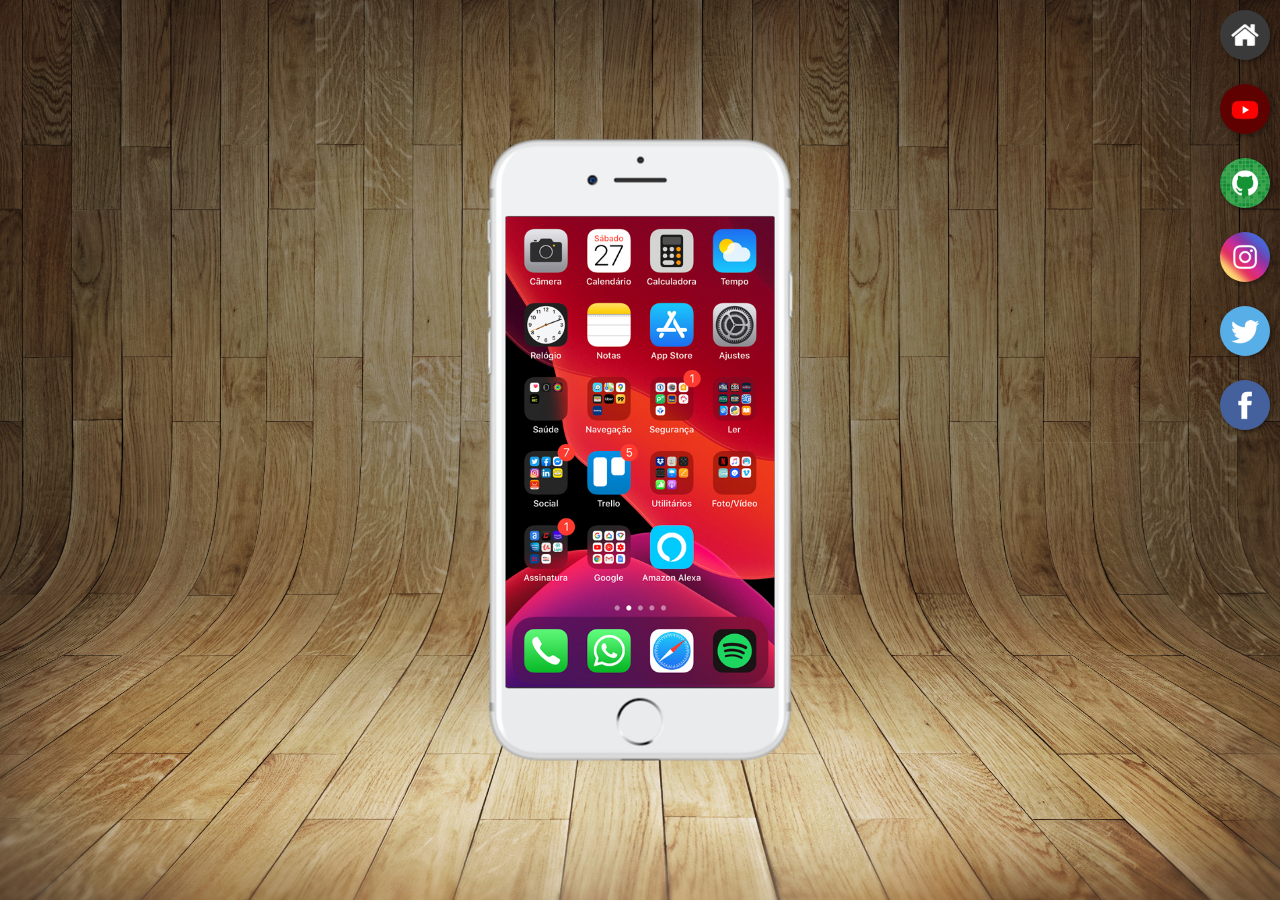
<file: index.html>
<!DOCTYPE html>
<html lang="pt-br">
<head>
    <meta charset="UTF-8">
    <meta name="viewport" content="width=device-width, initial-scale=1.0">
    <link rel="shortcut icon" href="favicon.ico" type="image/x-icon">
    <link rel="stylesheet" href="estilos/style.css">
    <title>Projeto Redes Sociais</title>
</head>
<body>
    <main>
        <section id="telefone">
            <iframe src="home.html" name="tela" id="tela" frameborder="0">
                <p>Seu navegador não é compatível com essa tecnologia.</p>
            </iframe>
        </section>
        <section id="redes-sociais">
            <a href="home.html" target="tela"><img src="imagens/logo-home.jpg" alt="Home"></a><br>
            <a href="youtube.html" target="tela"><img src="imagens/logo-youtube.jpg" alt="Youtube"></a><br>
            <a href="github.html" target="tela"><img src="imagens/logo-github.jpg" alt="GitHub"></a><br>
            <a href="instagram.html" target="tela"><img src="imagens/logo-instagram.jpg" alt="Instagram"></a><br>
            <a href="twitter.html" target="tela"><img src="imagens/logo-twitter.jpg" alt="Twitter"></a><br>
            <a href="facebook.html" target="tela"><img src="imagens/logo-facebook.jpg" alt="Facebook"></a><br>
        </section>
    </main>
</body>
</html>
</file>
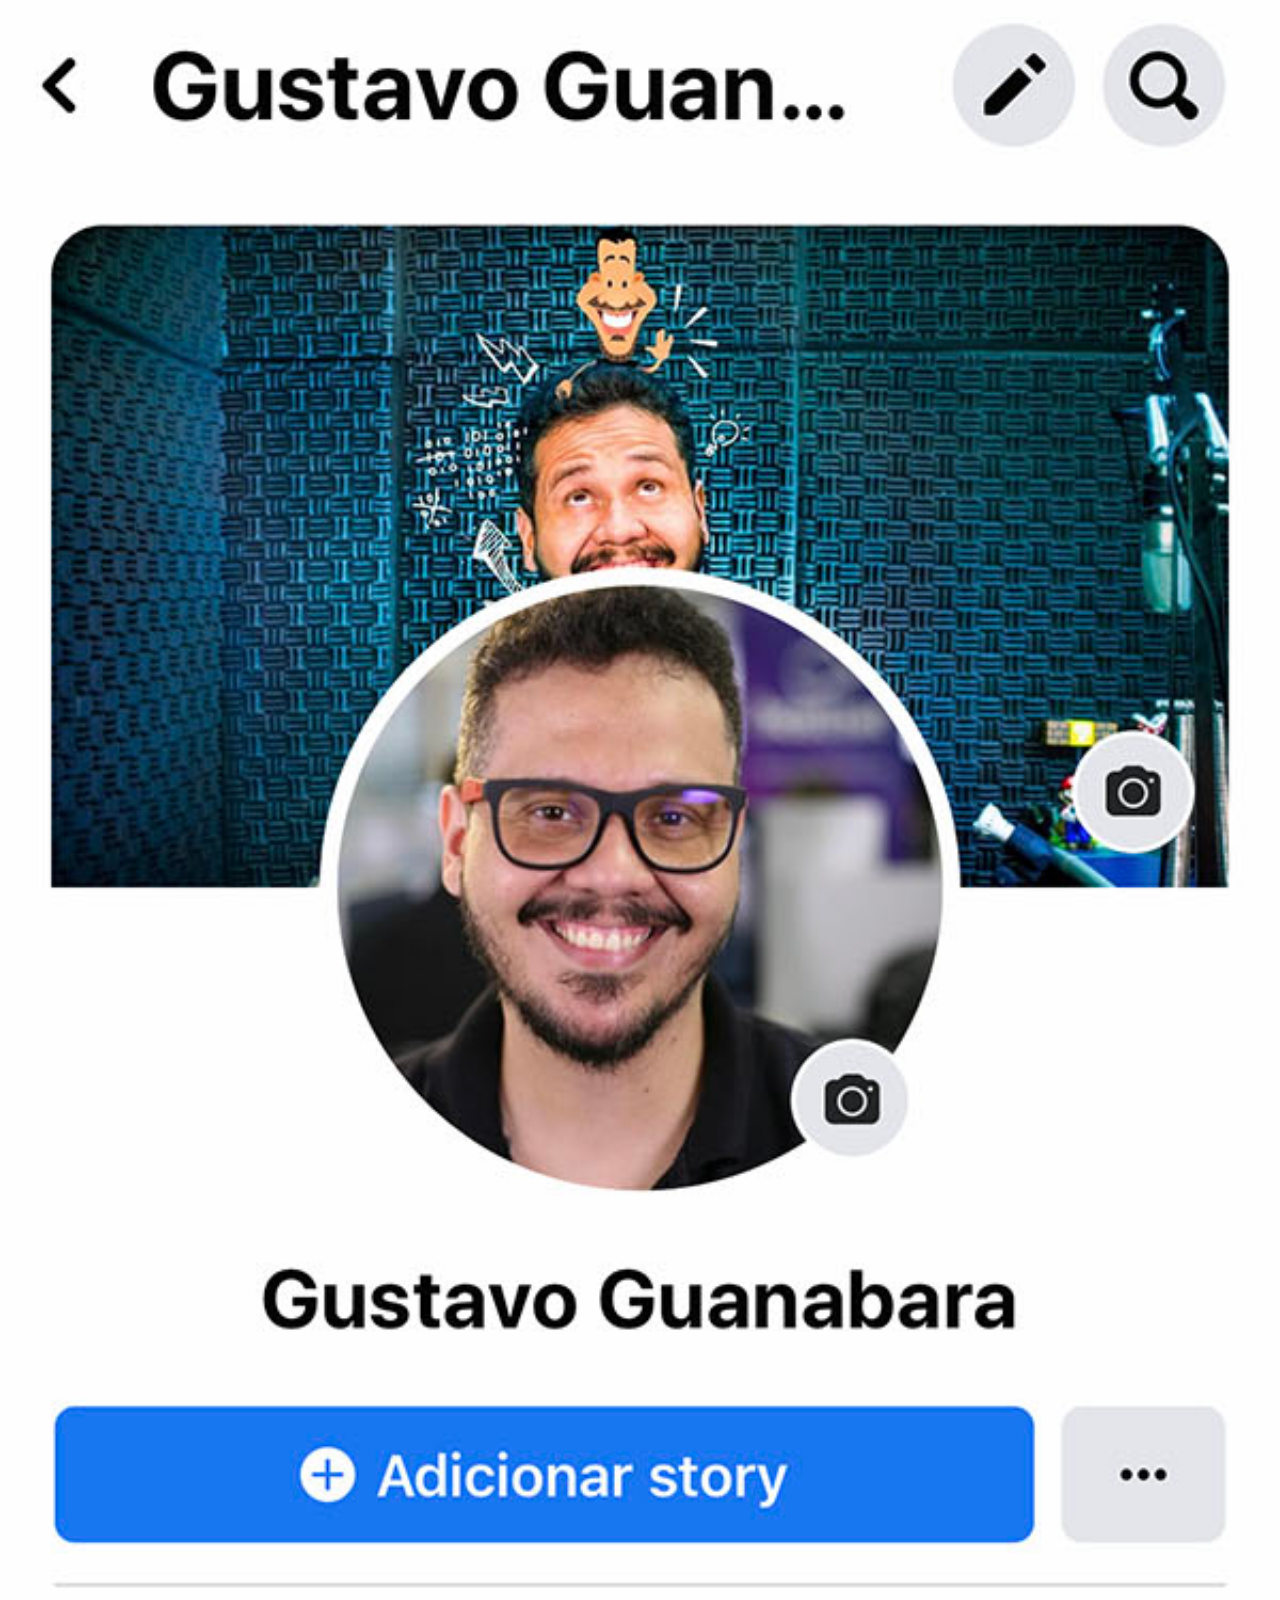
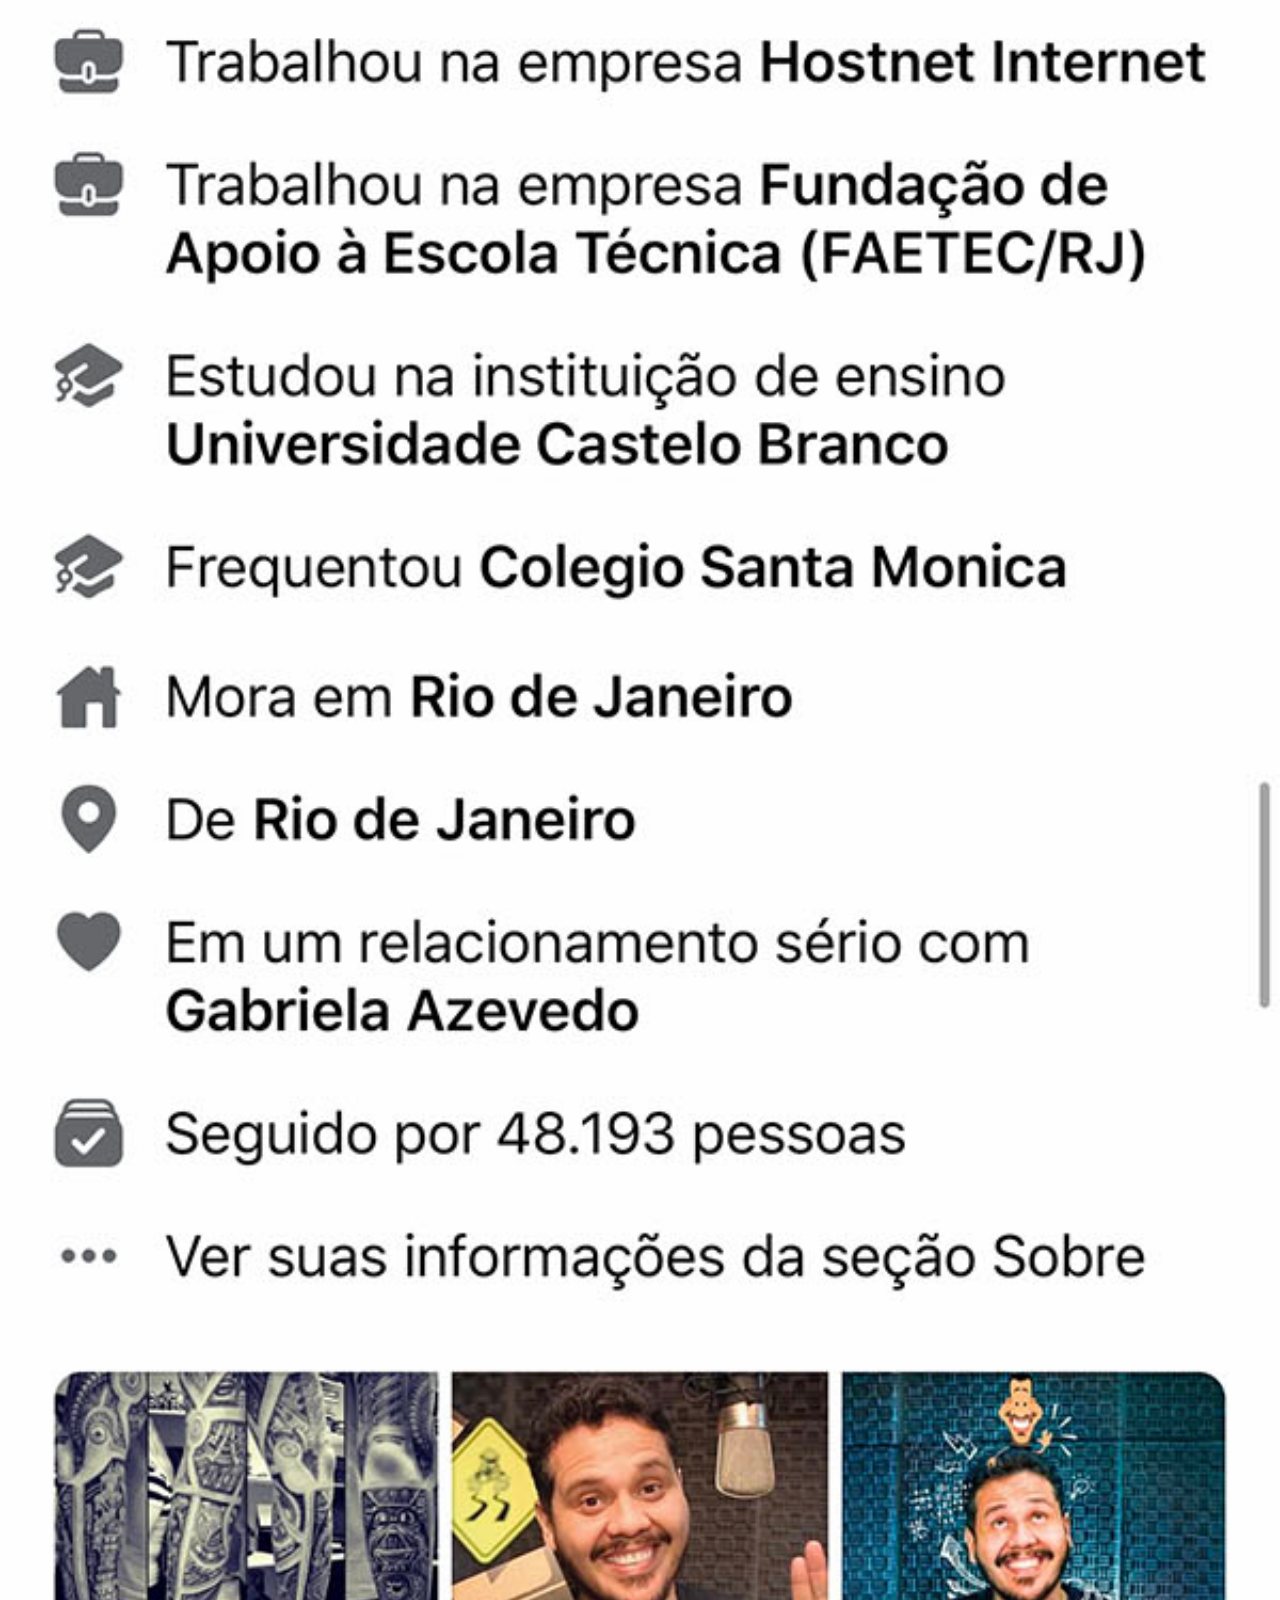
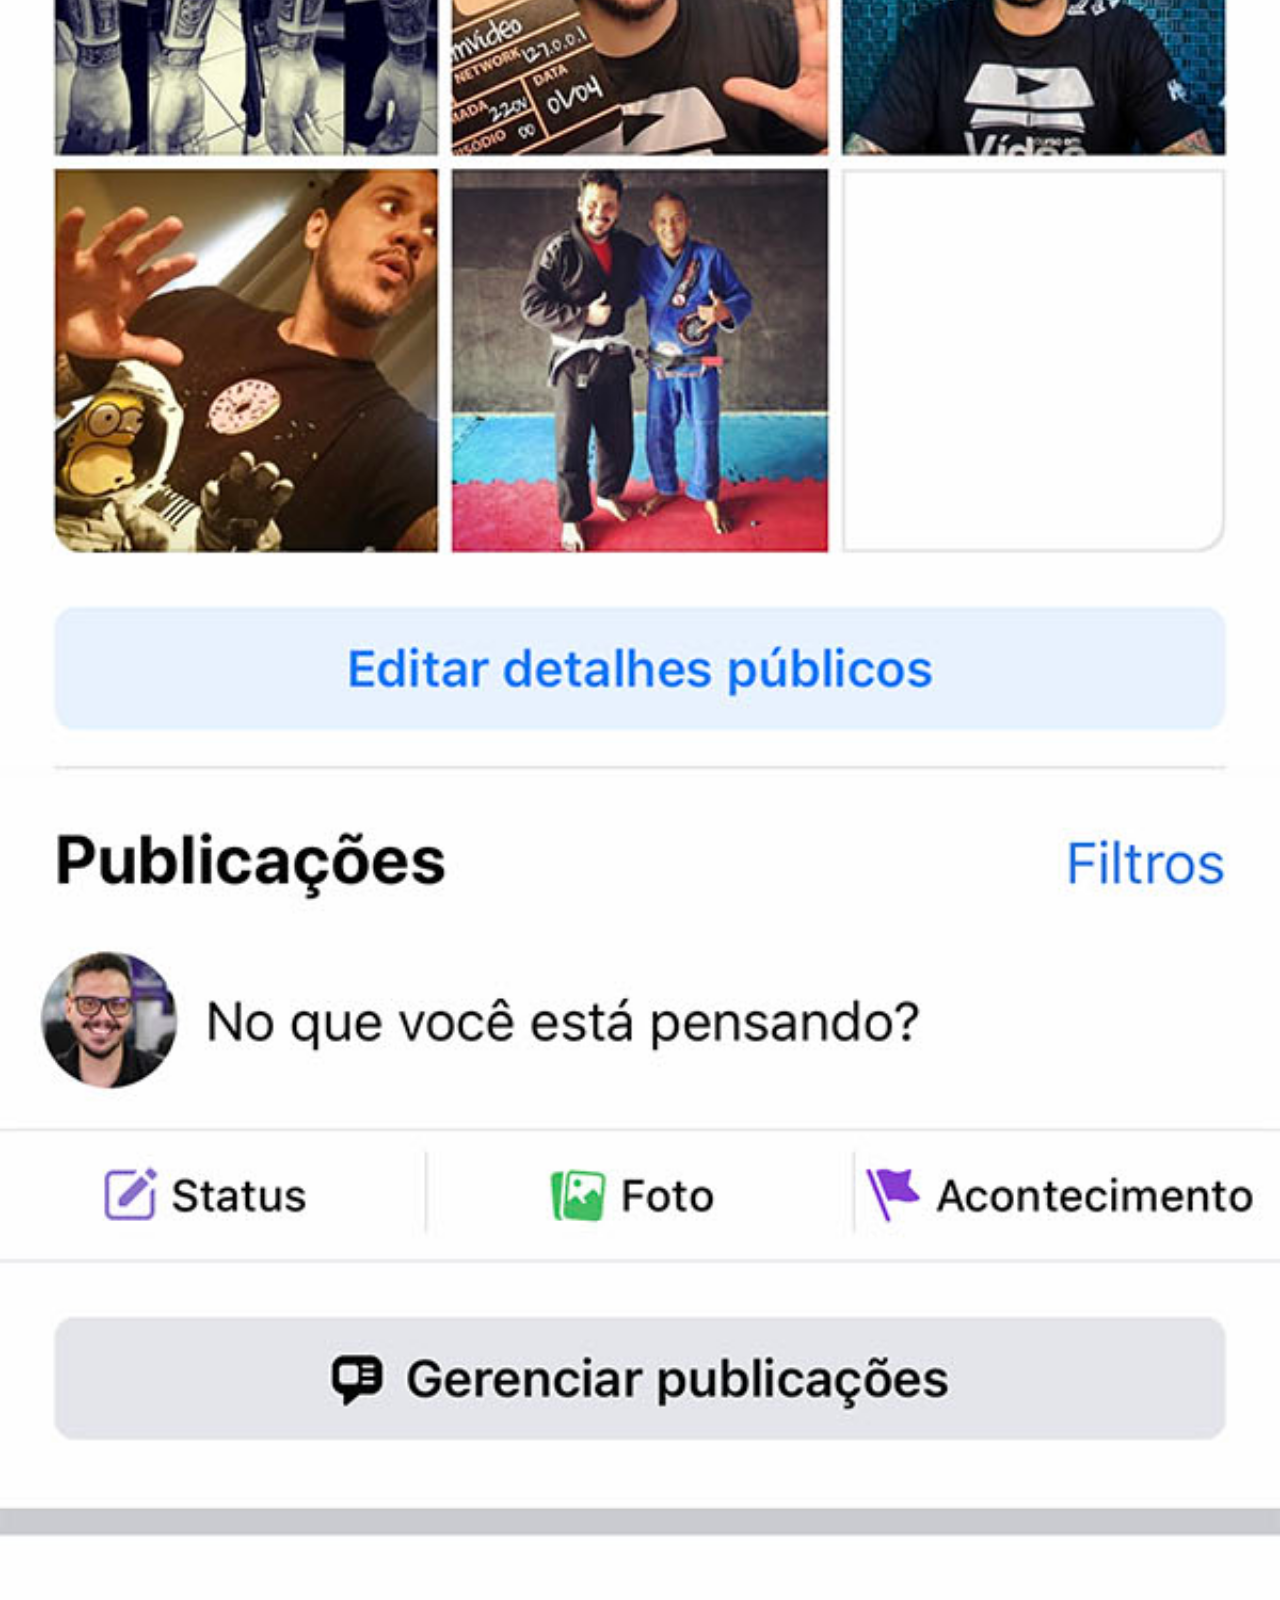
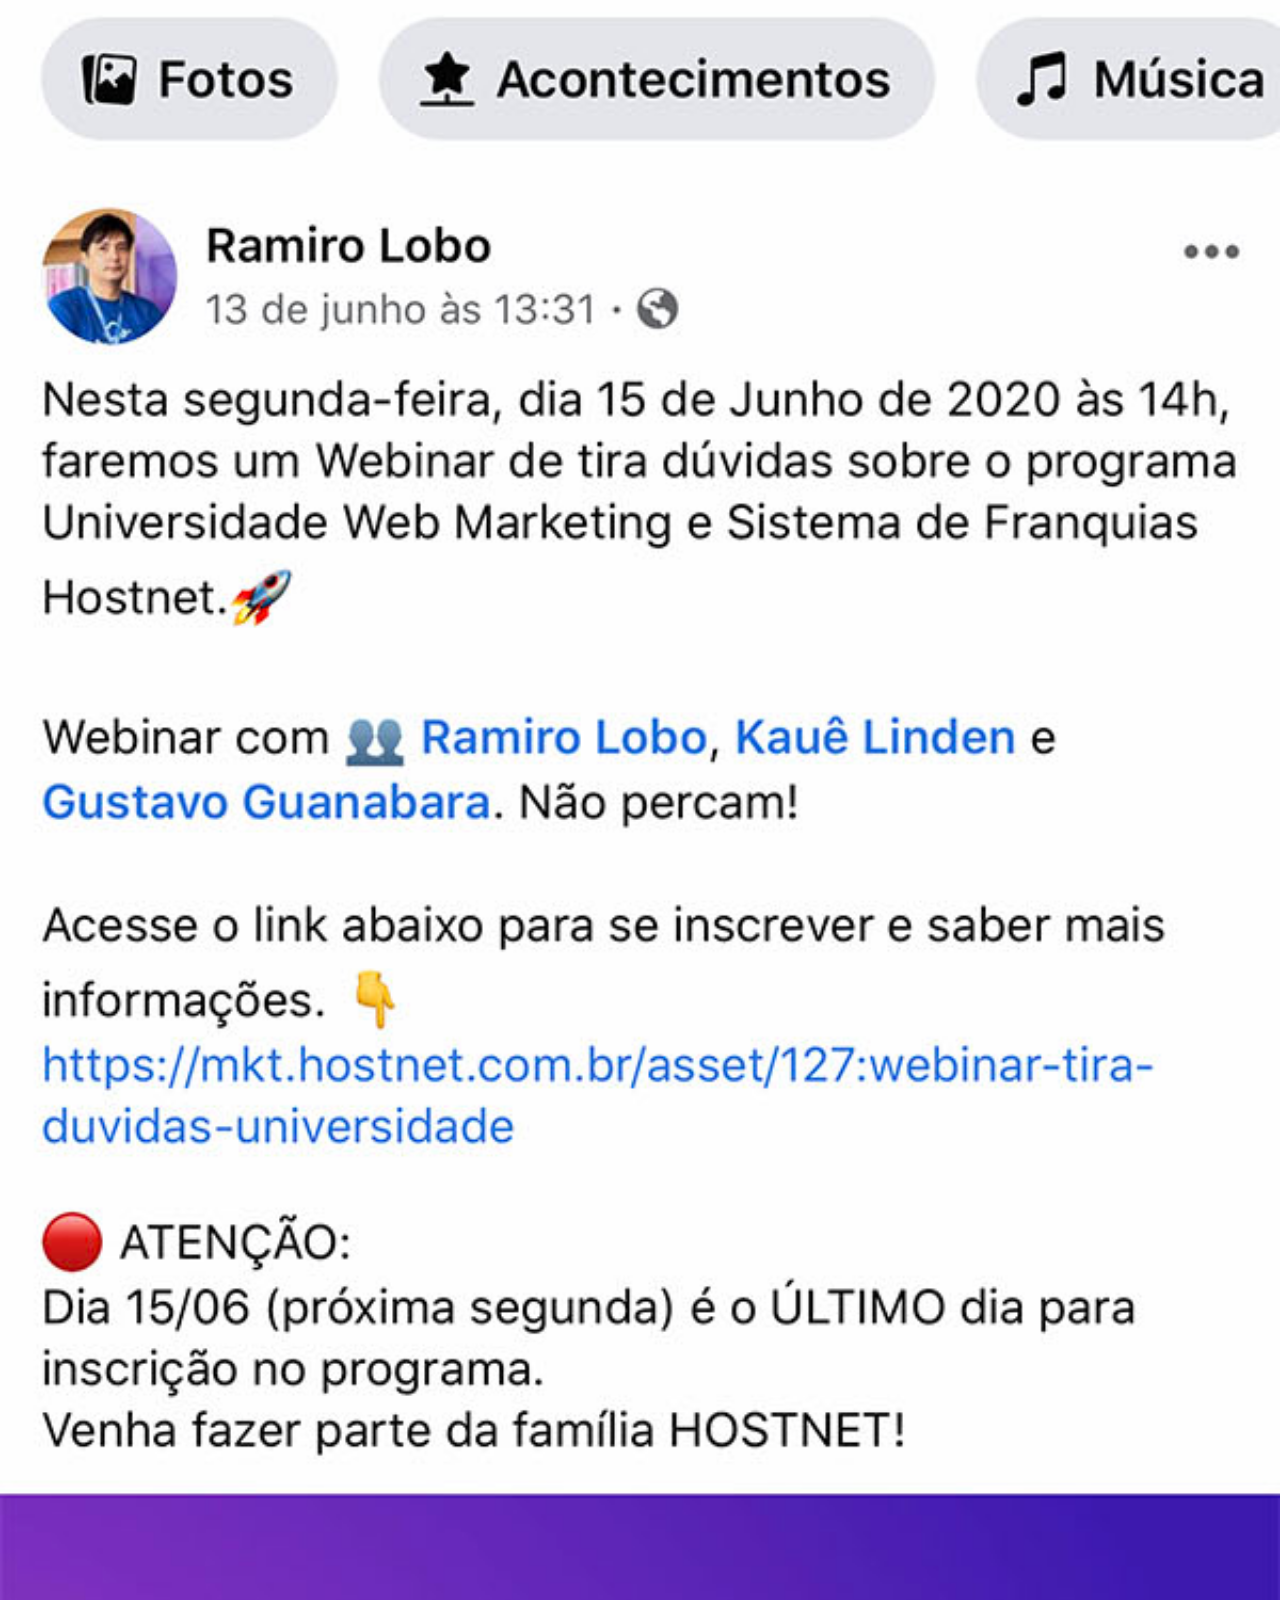
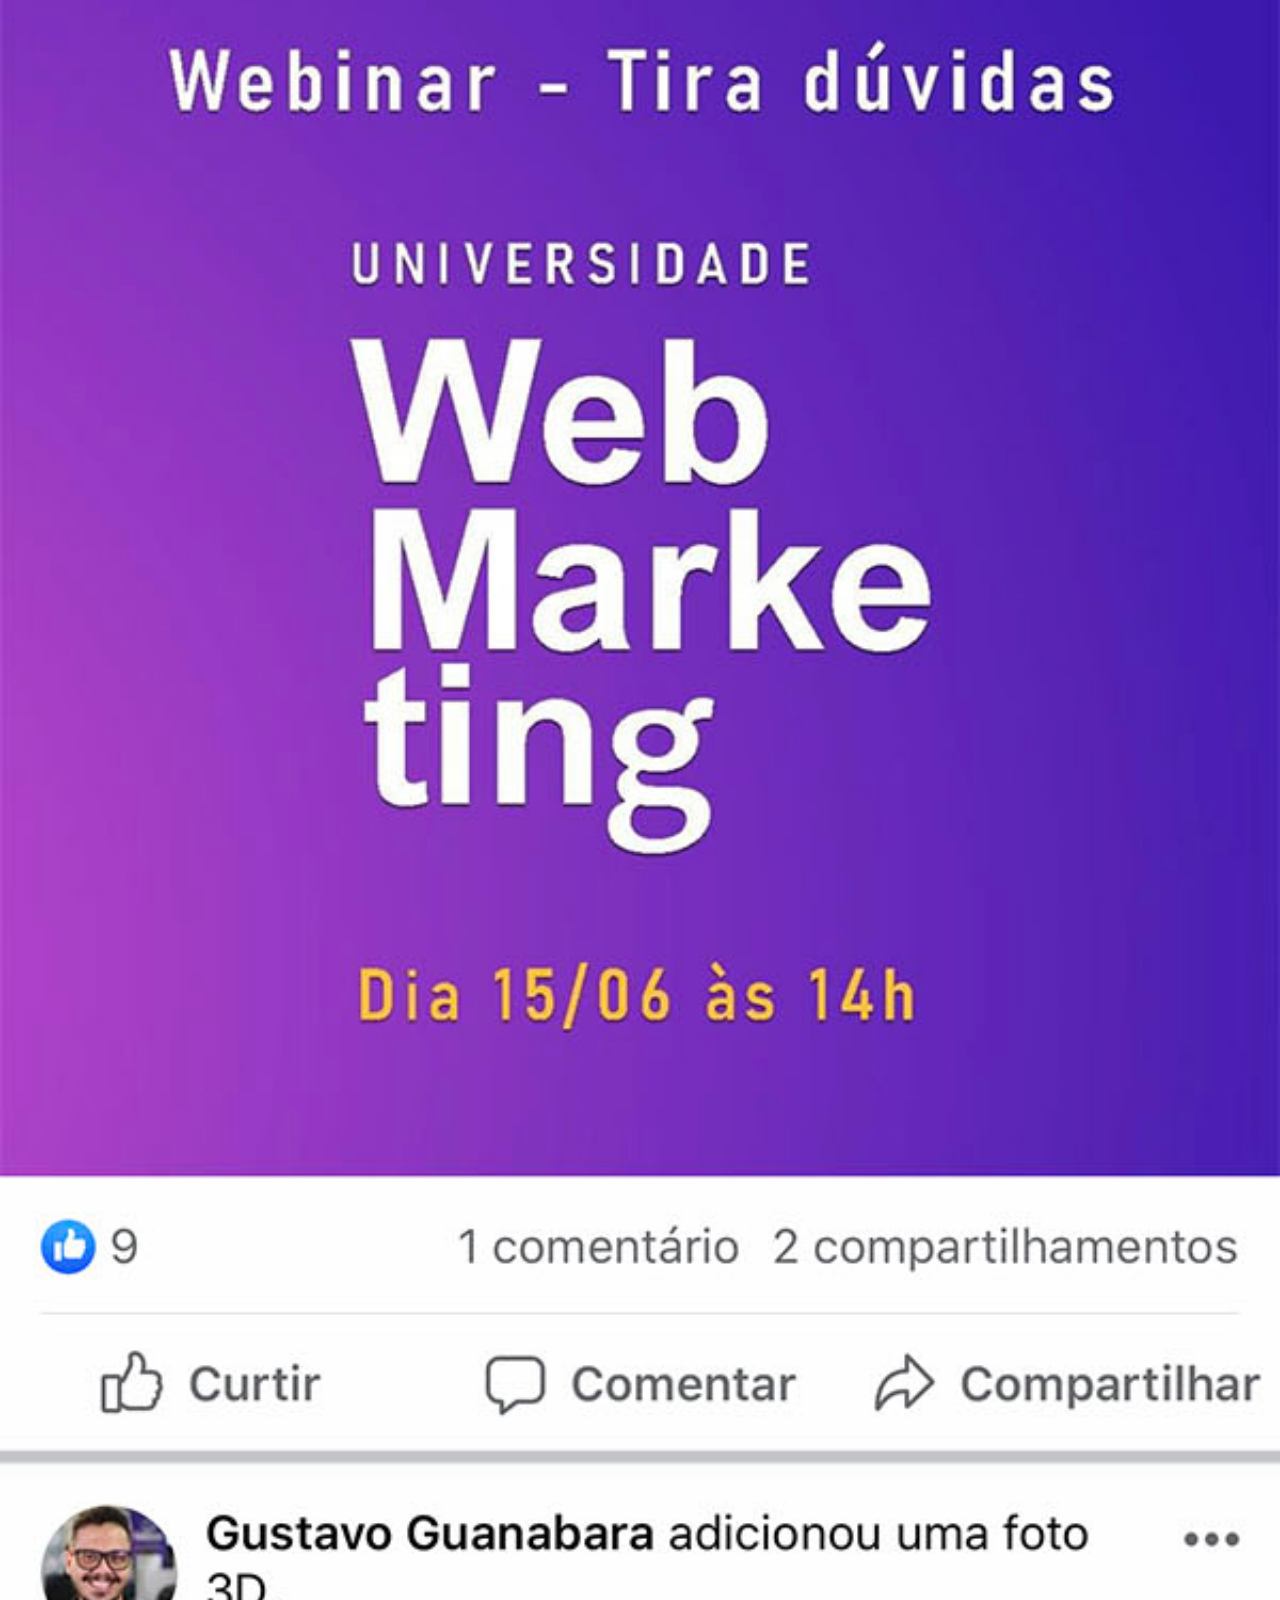
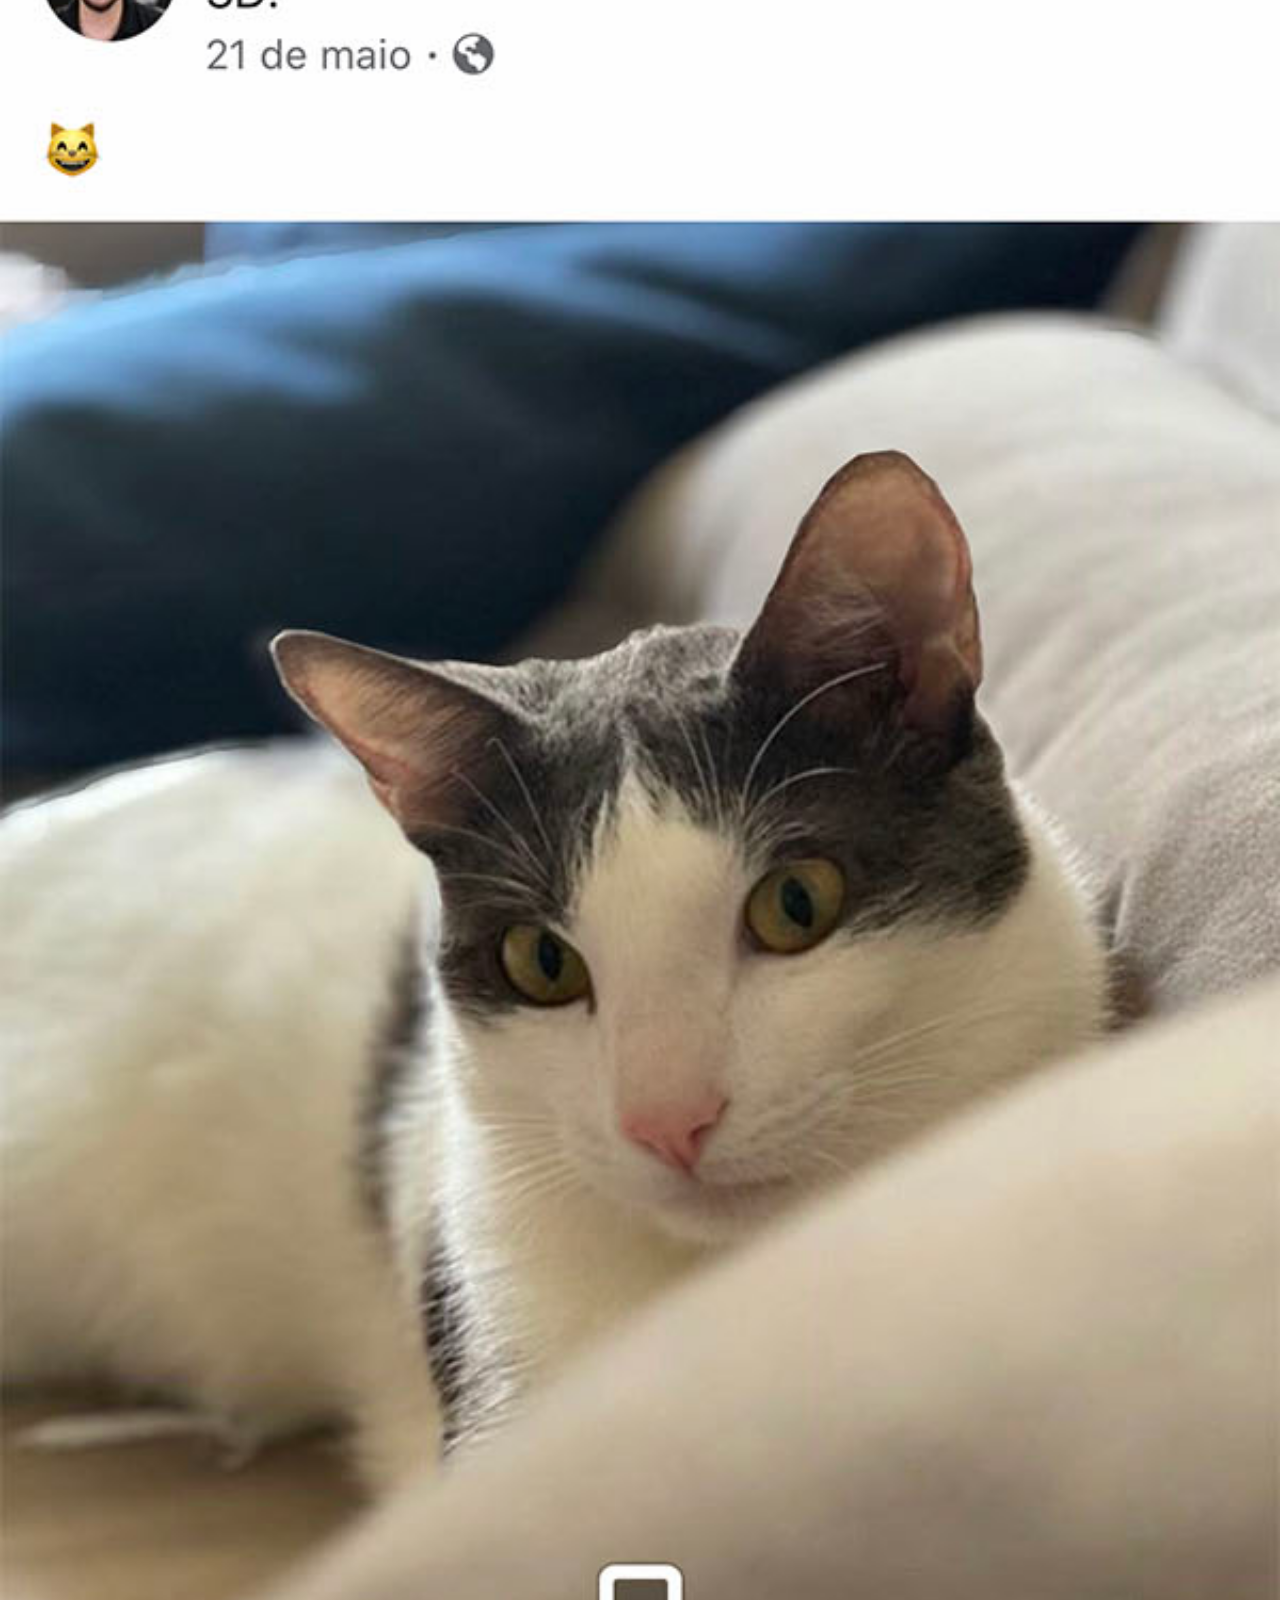
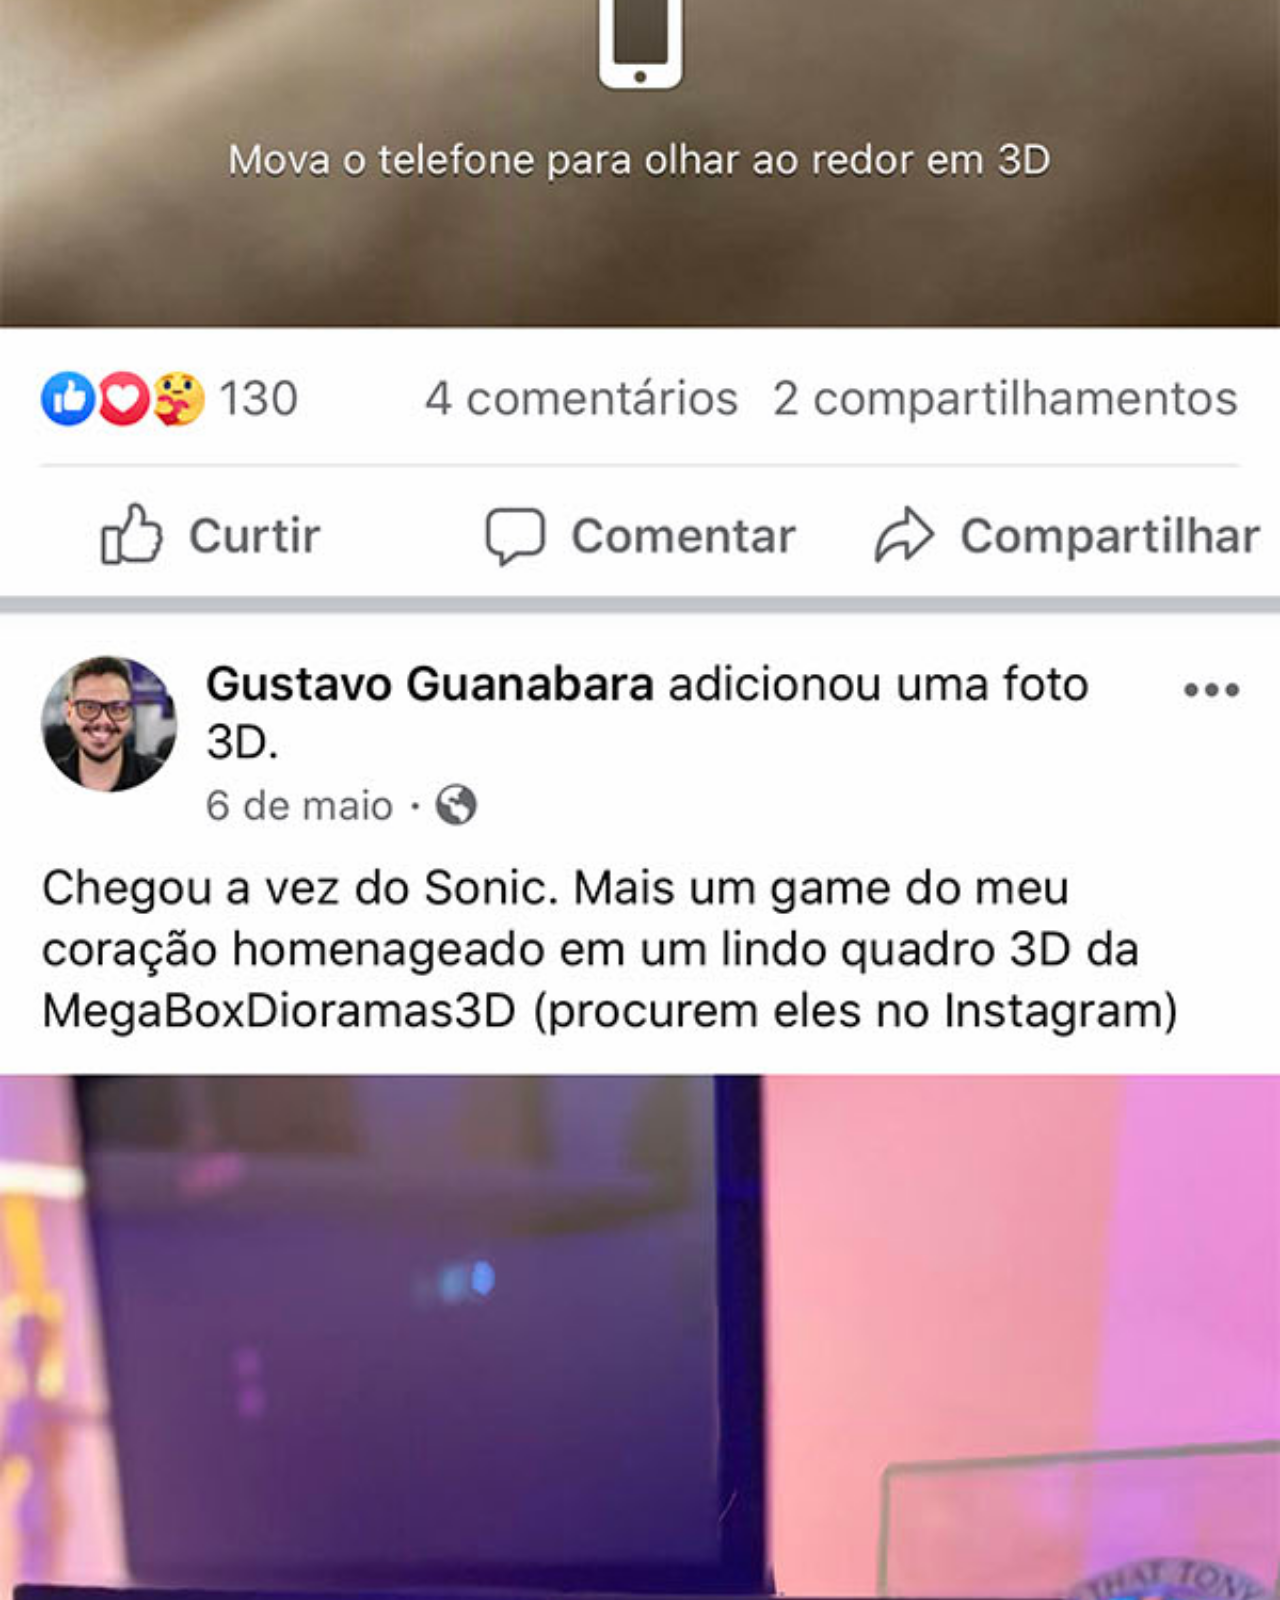
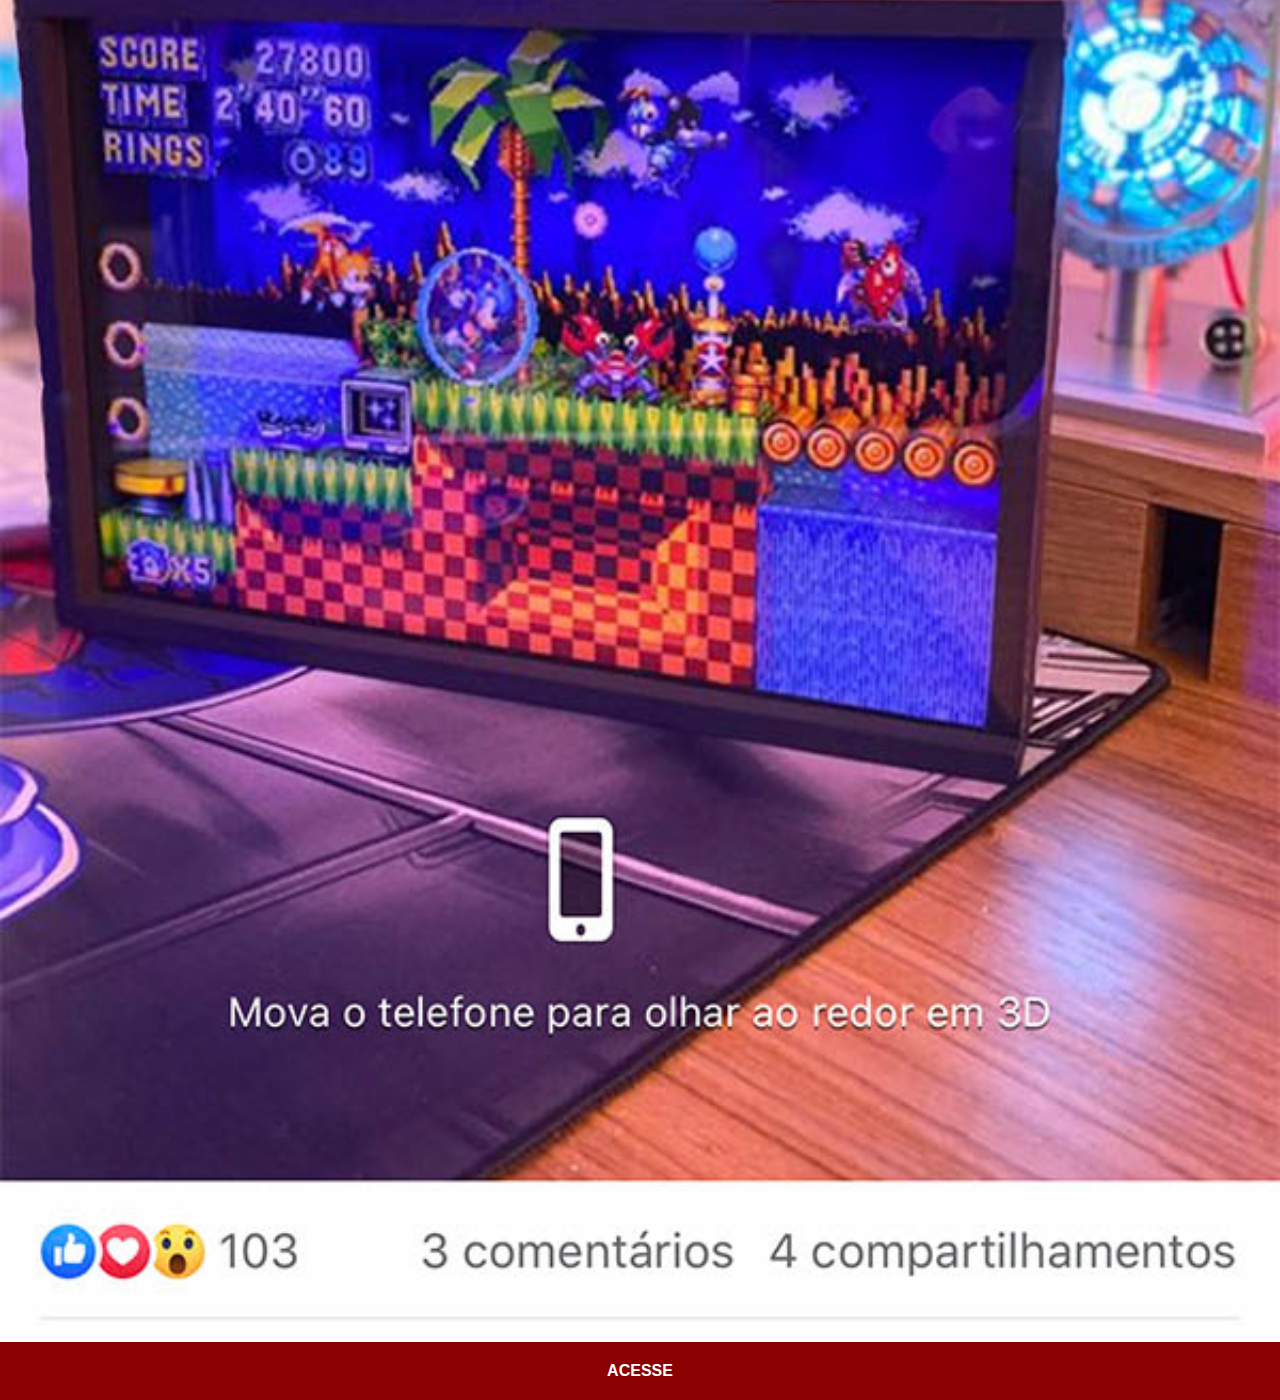
<file: facebook.html>
<!DOCTYPE html>
<html lang="pt-br">
<head>
    <meta charset="UTF-8">
    <meta name="viewport" content="width=device-width, initial-scale=1.0">
    <title>Facebook</title>
    <link rel="stylesheet" href="estilos/social.css">
</head>
<body>
    <img src="imagens/tela-facebook.jpg" alt="Facebook"> <a href="https://www.facebook.com/gustavoguanabara/" target="_blank">ACESSE</a>
</body>
</html>
</file>
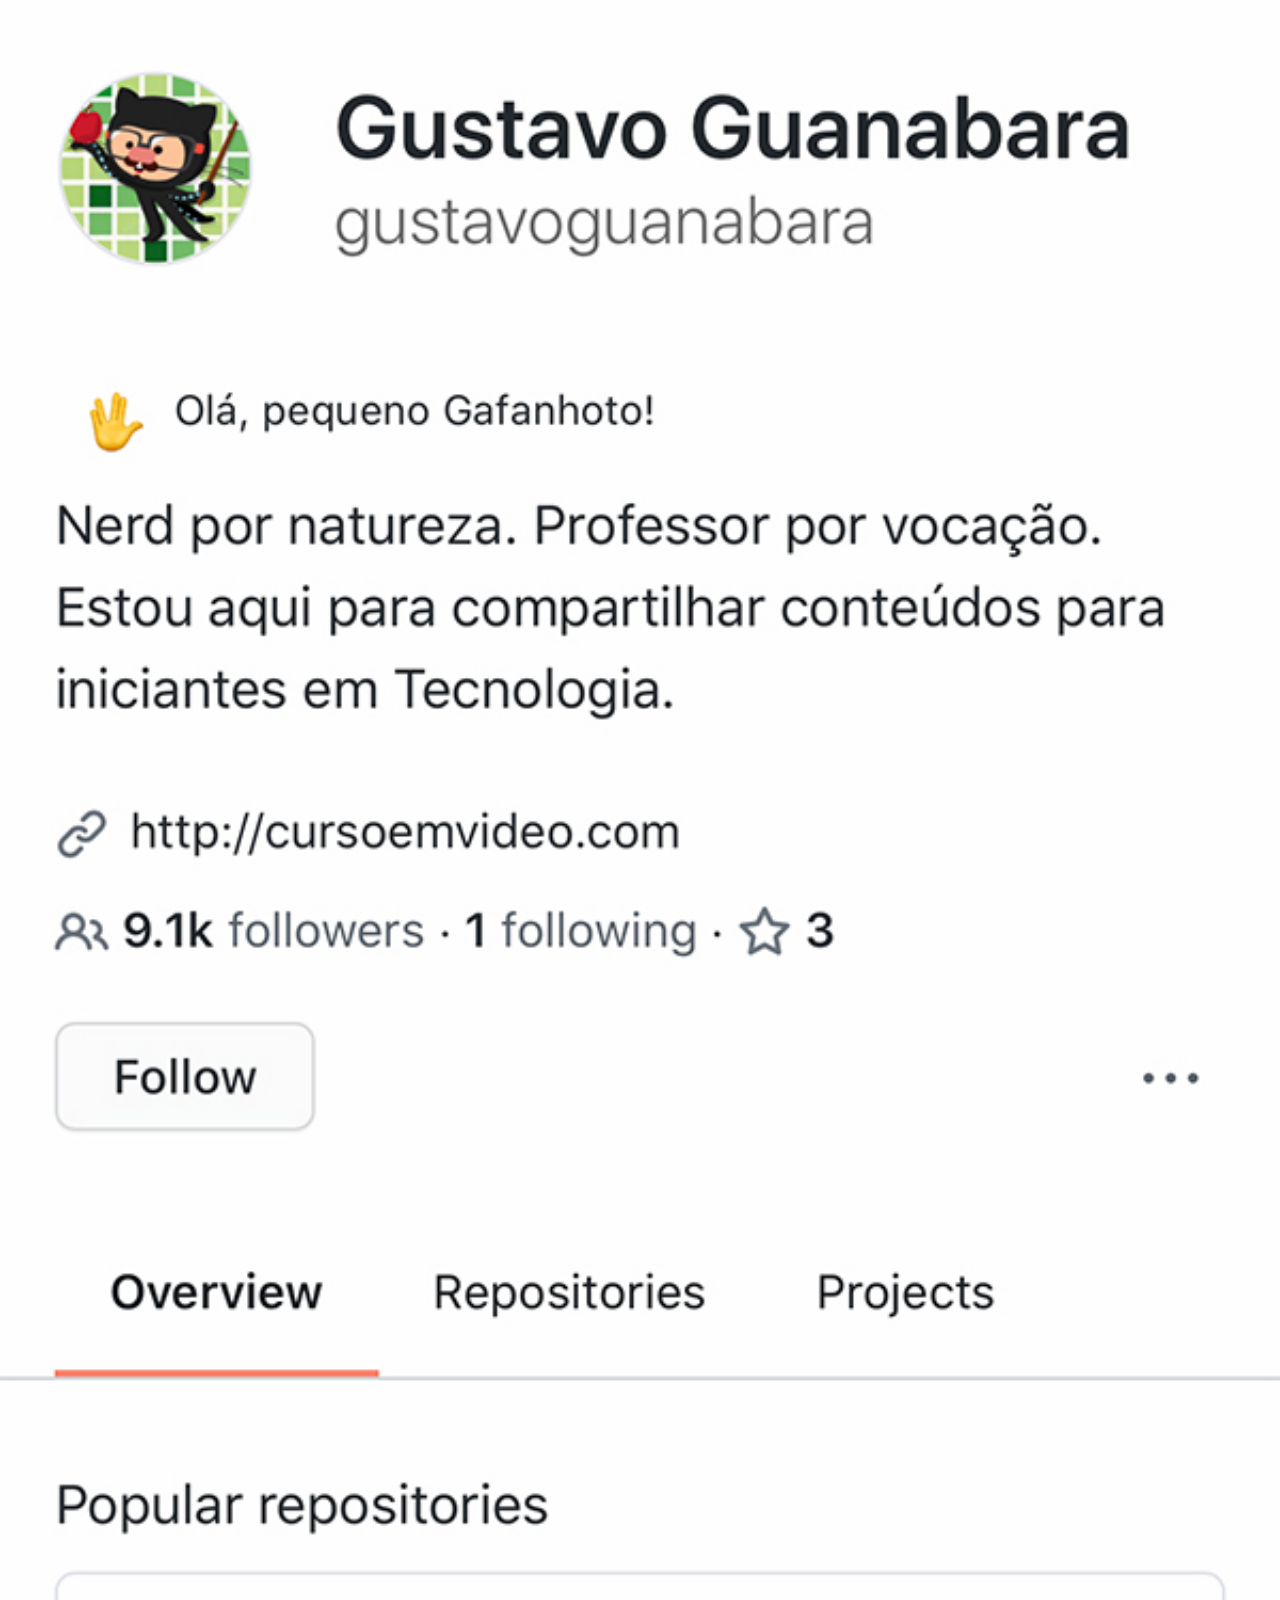
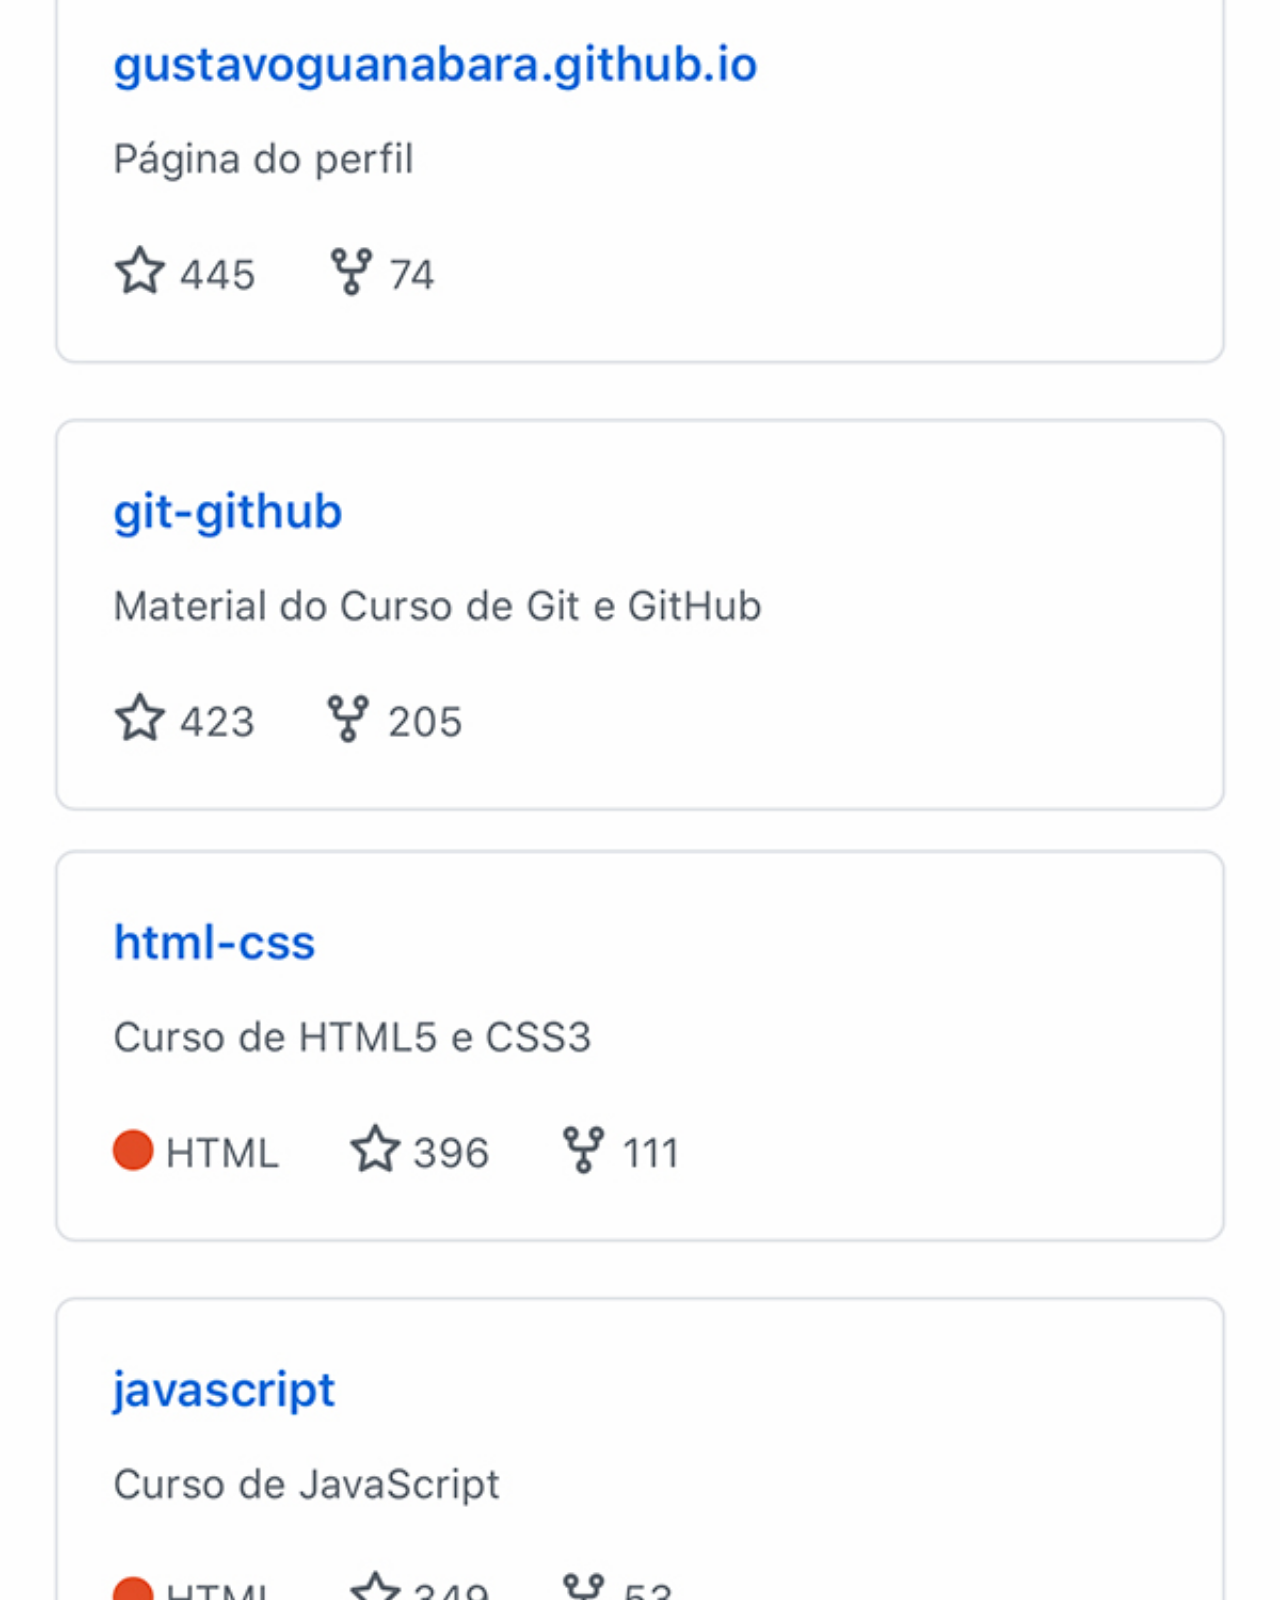
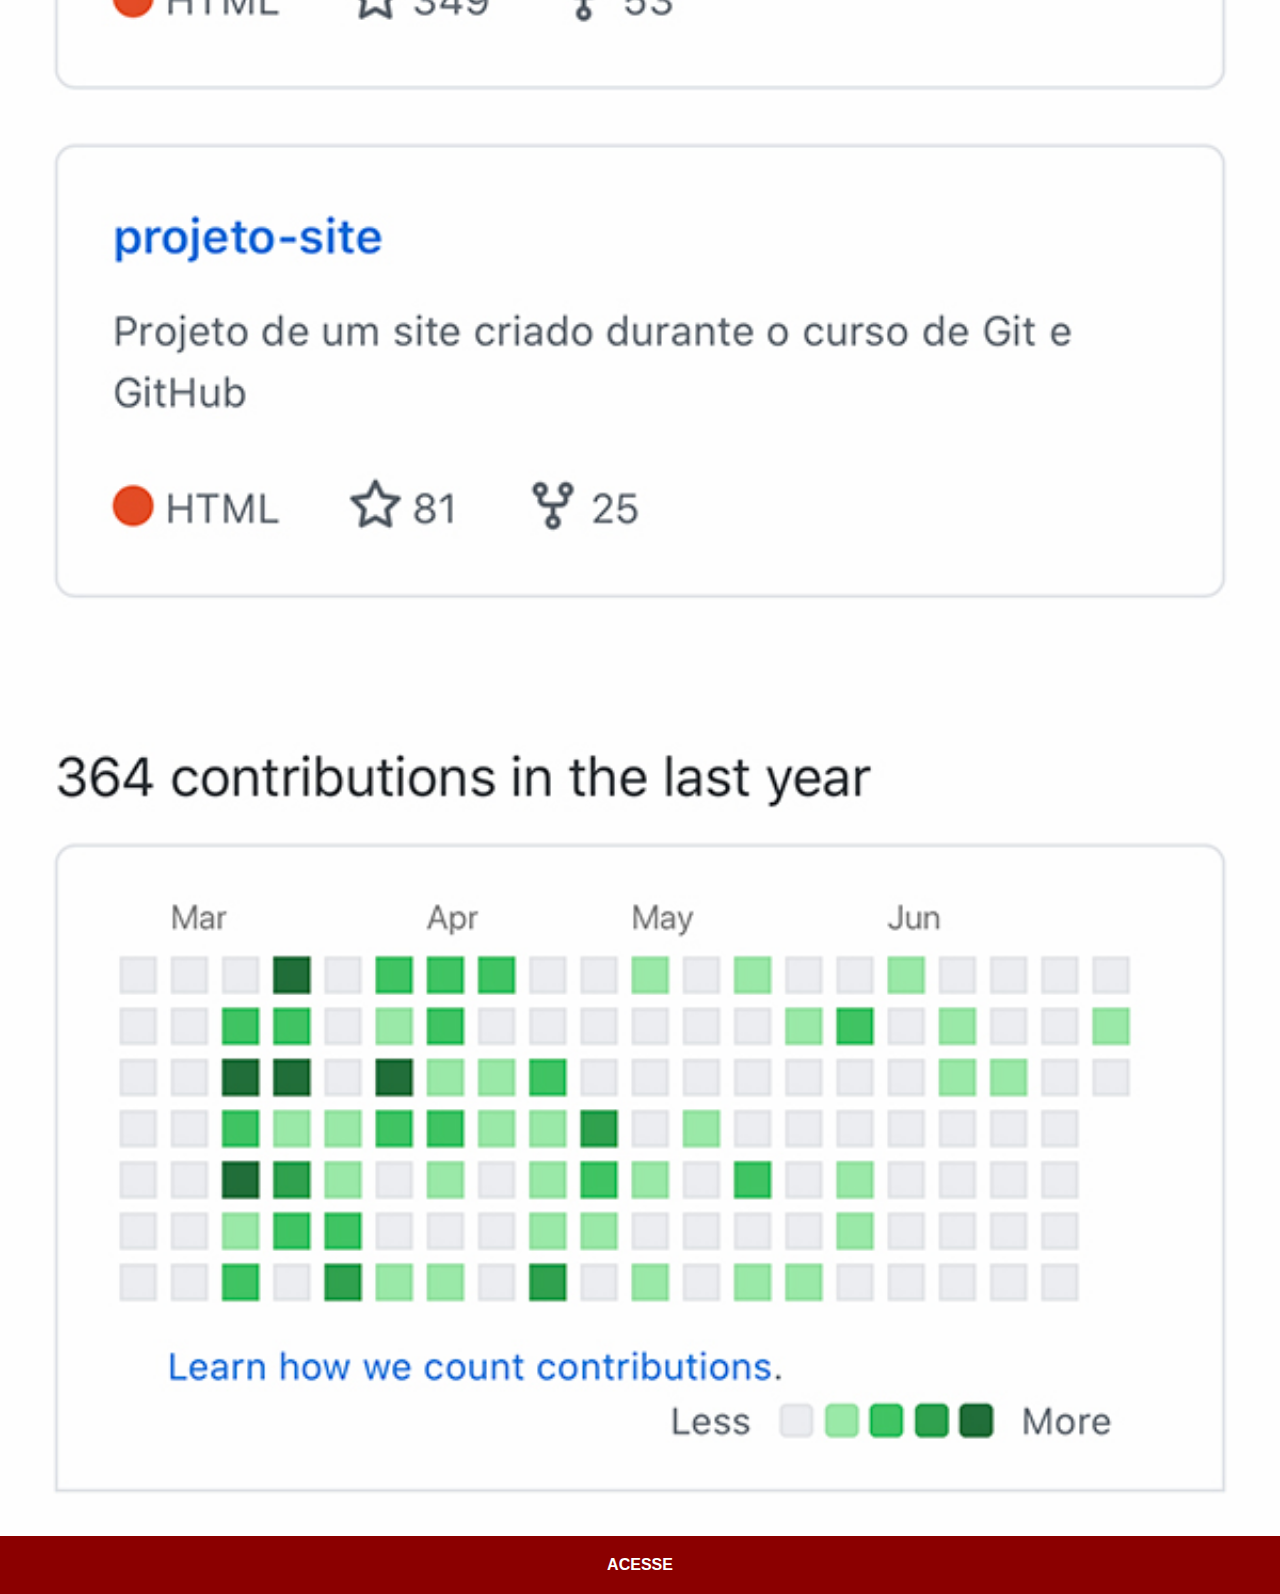
<file: github.html>
<!DOCTYPE html>
<html lang="pt-br">
<head>
    <meta charset="UTF-8">
    <meta name="viewport" content="width=device-width, initial-scale=1.0">
    <title>GitHub</title>
    <link rel="stylesheet" href="estilos/social.css">
</head>
<body>
    <img src="imagens/tela-github.jpg" alt="GitHub"><a href="https://github.com/gustavoguanabara" target="_blank">ACESSE</a>
</body>
</html>
</file>
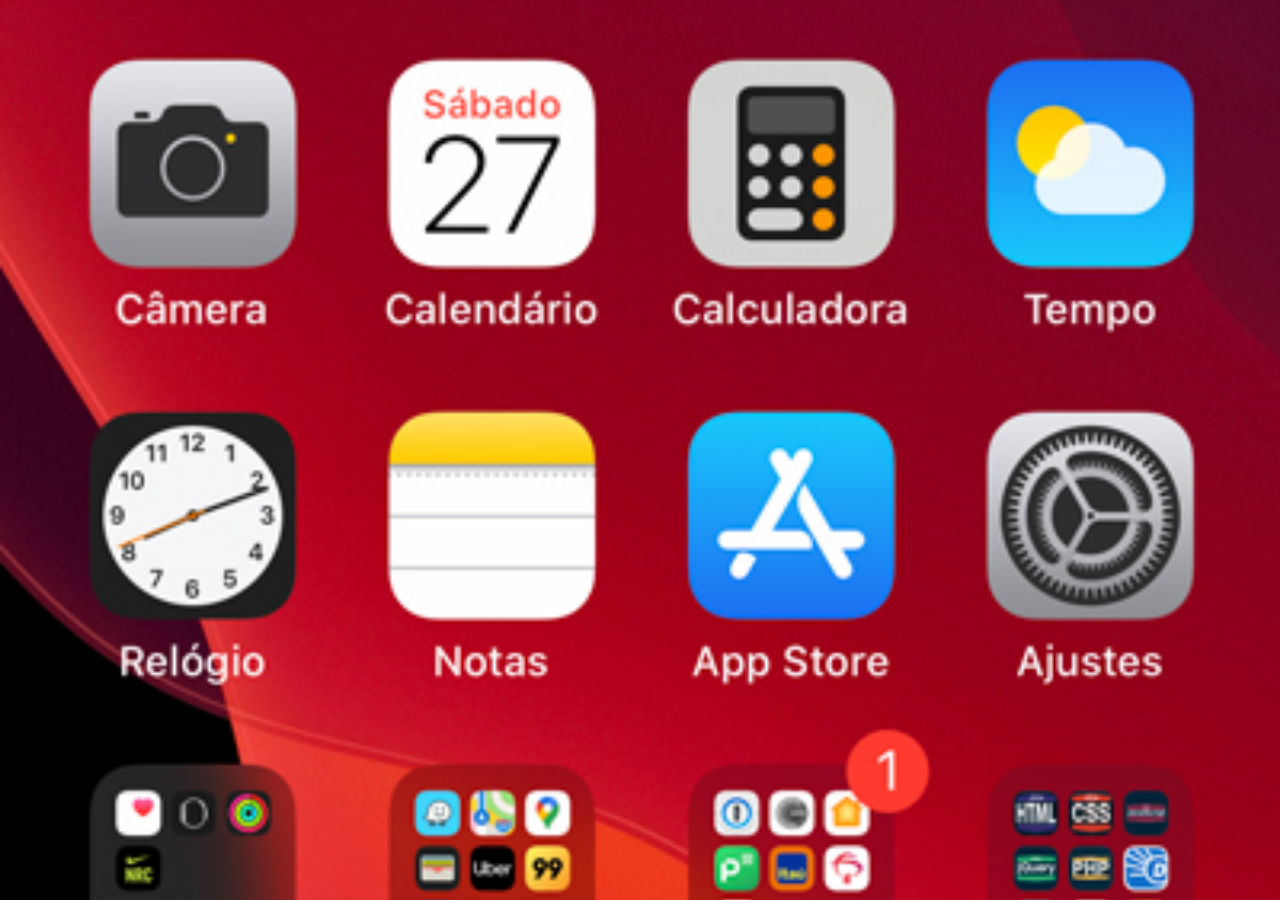
<file: home.html>
<!DOCTYPE html>
<html lang="pt-br">
<head>
    <meta charset="UTF-8">
    <meta name="viewport" content="width=device-width, initial-scale=1.0">
    <title>Home</title>
</head>
<style>
    * {
        margin: 0px;
        padding: 0px;
    }

    body {
        width: 100vw;
        height: 100vh;
        background: black url('imagens/tela-home.jpg');
        background-size: cover;
    }
</style>
<body>
    
</body>
</html>
</file>
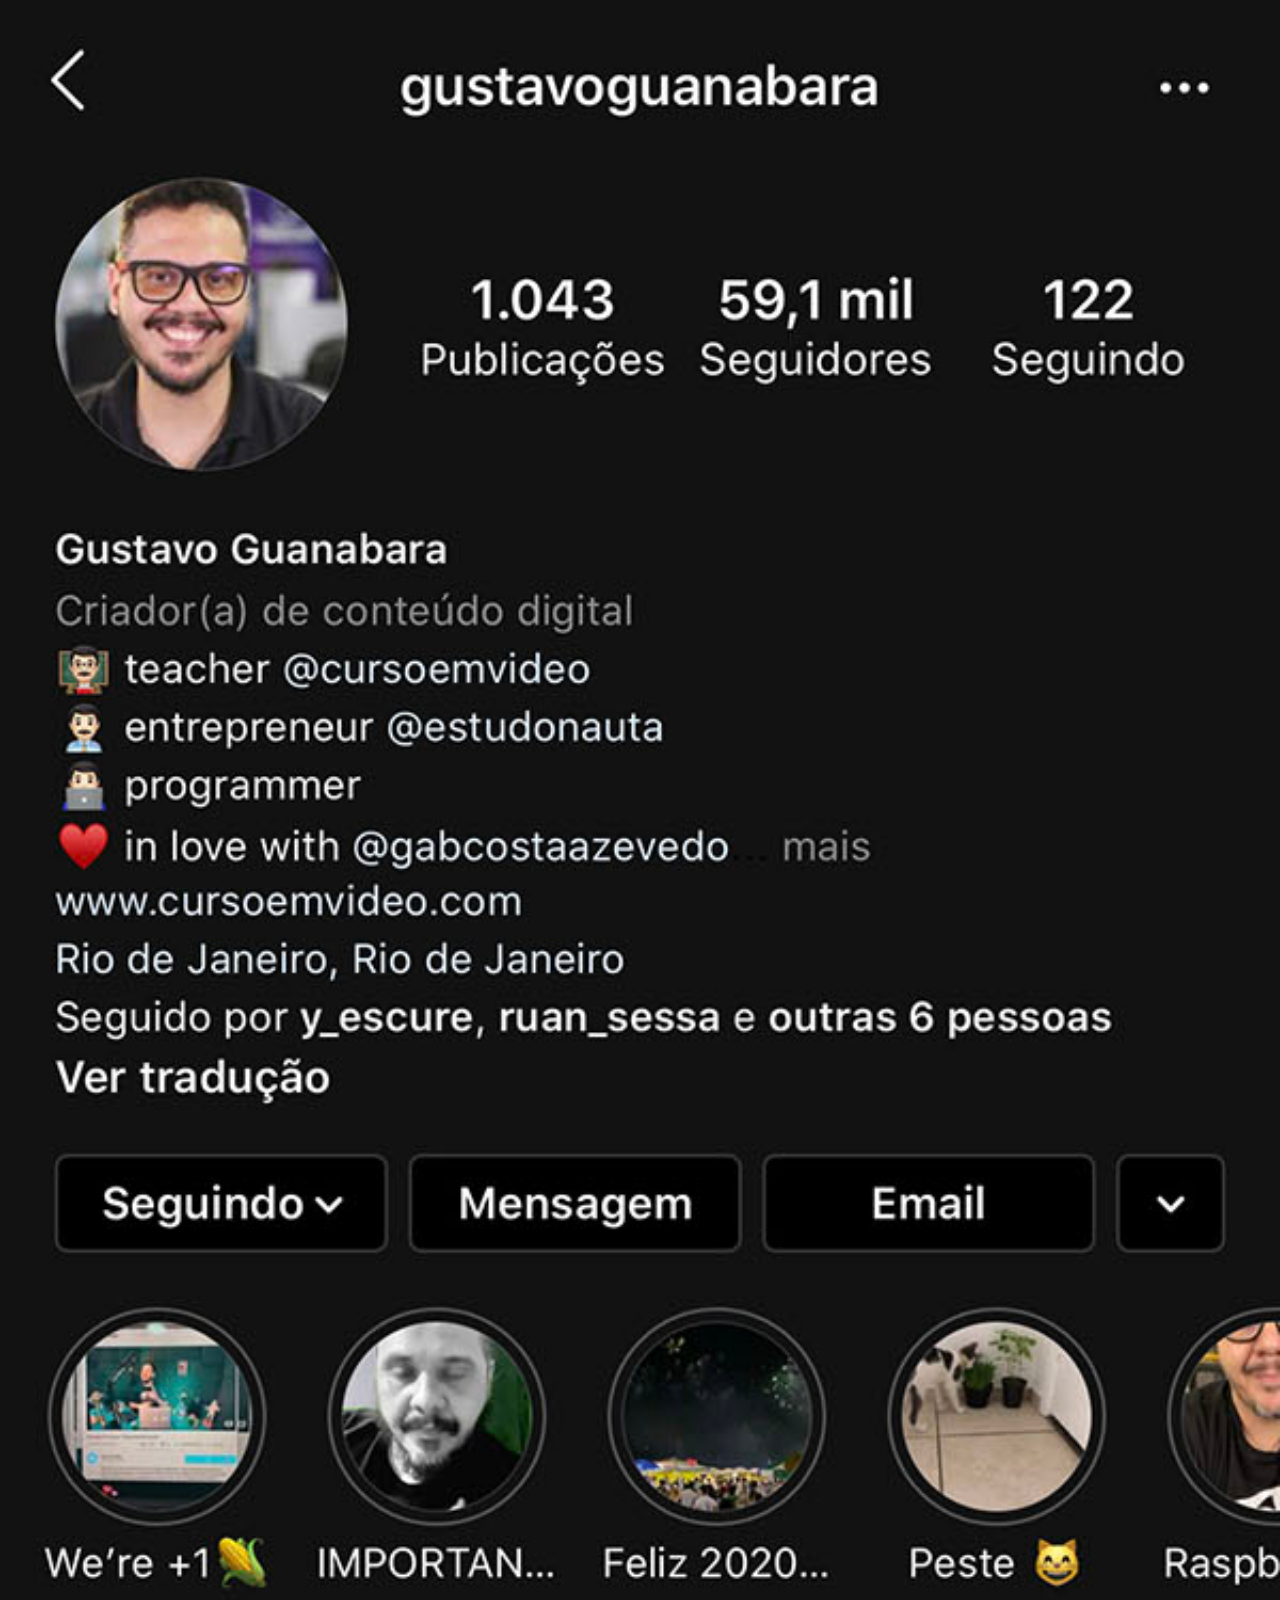
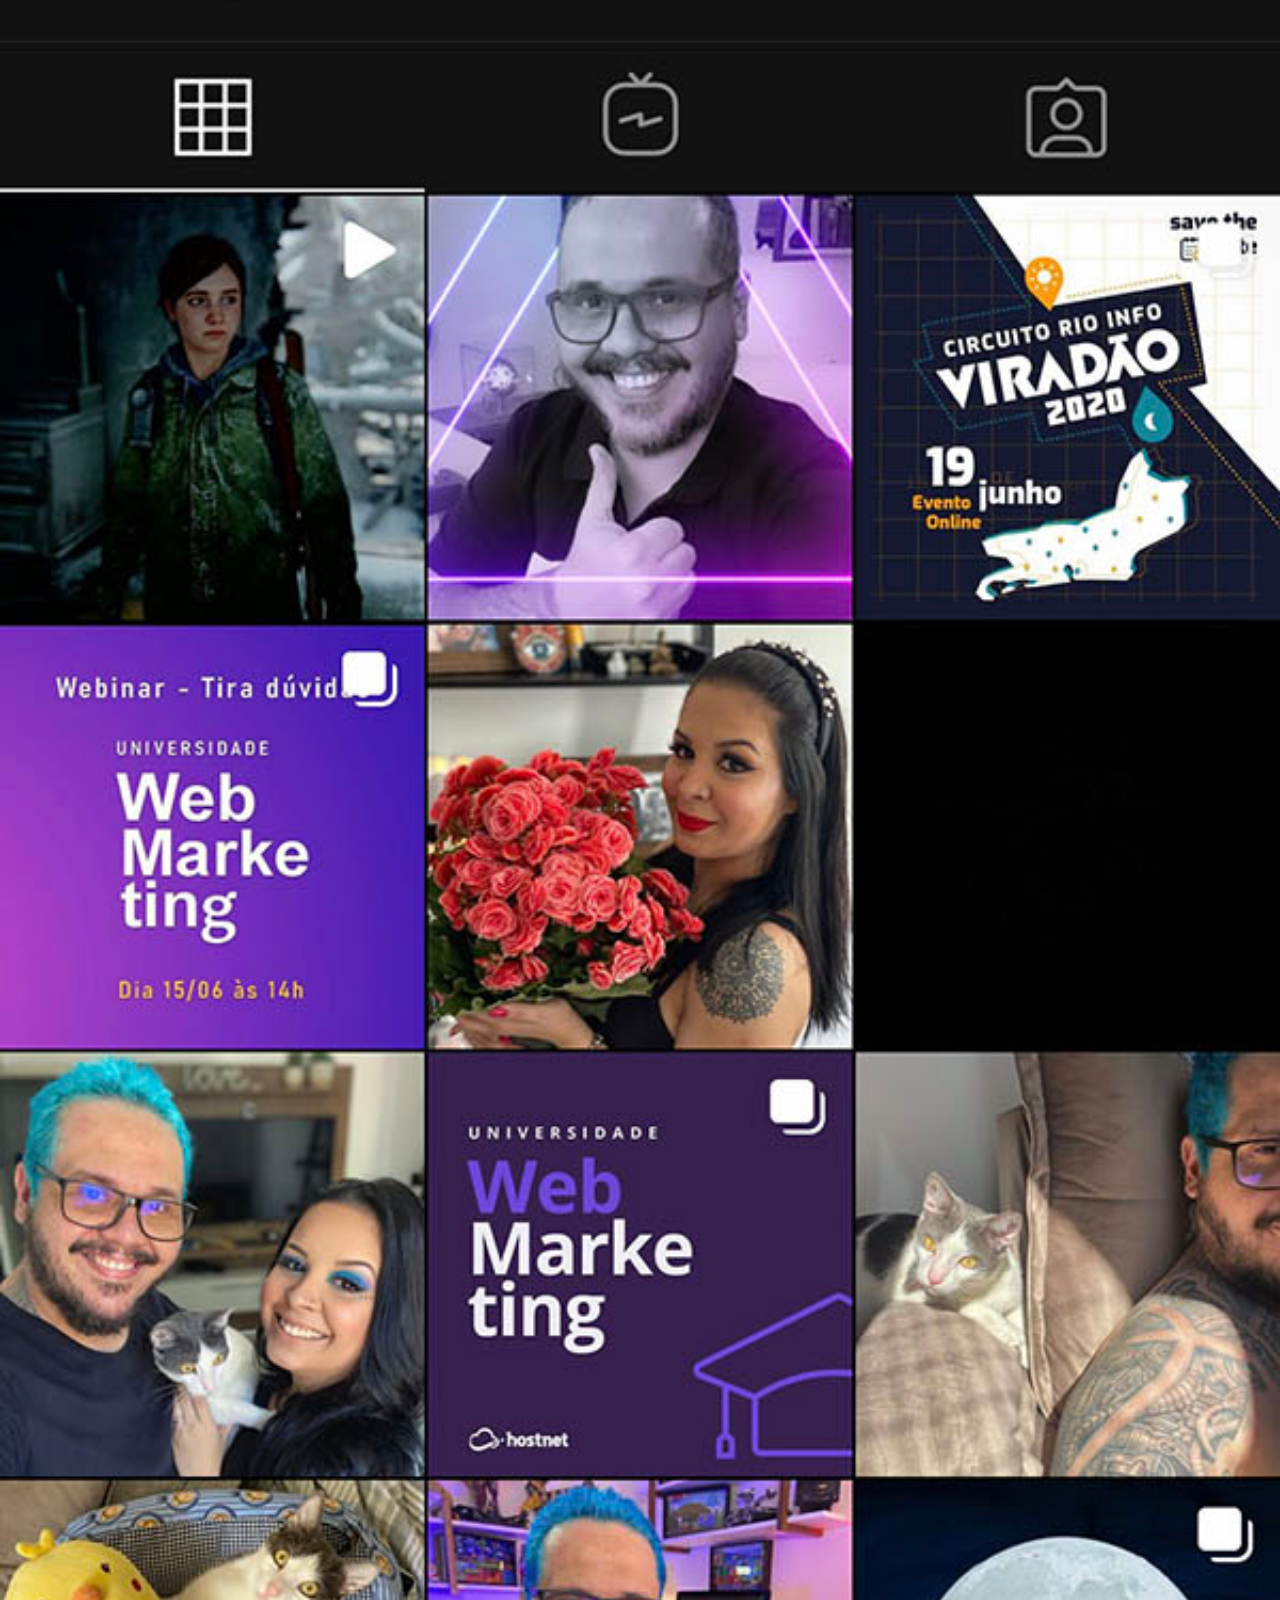
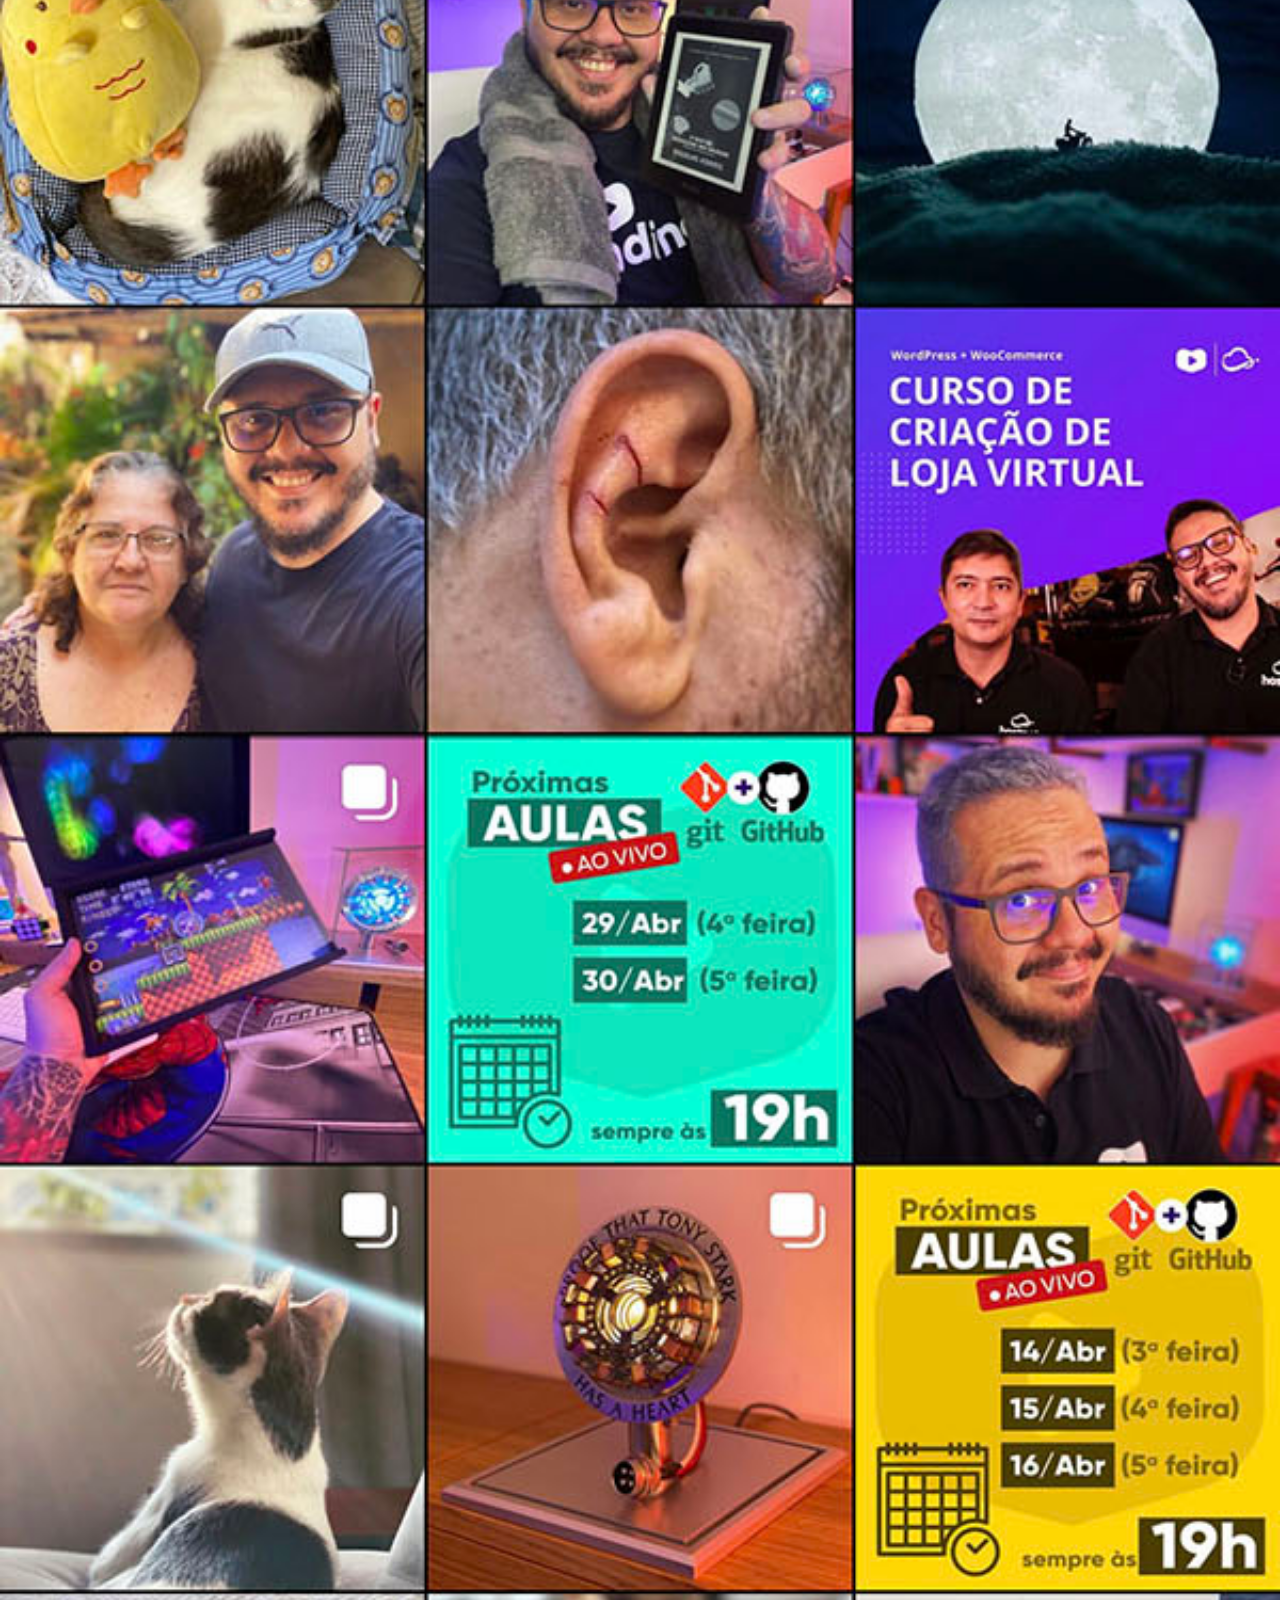
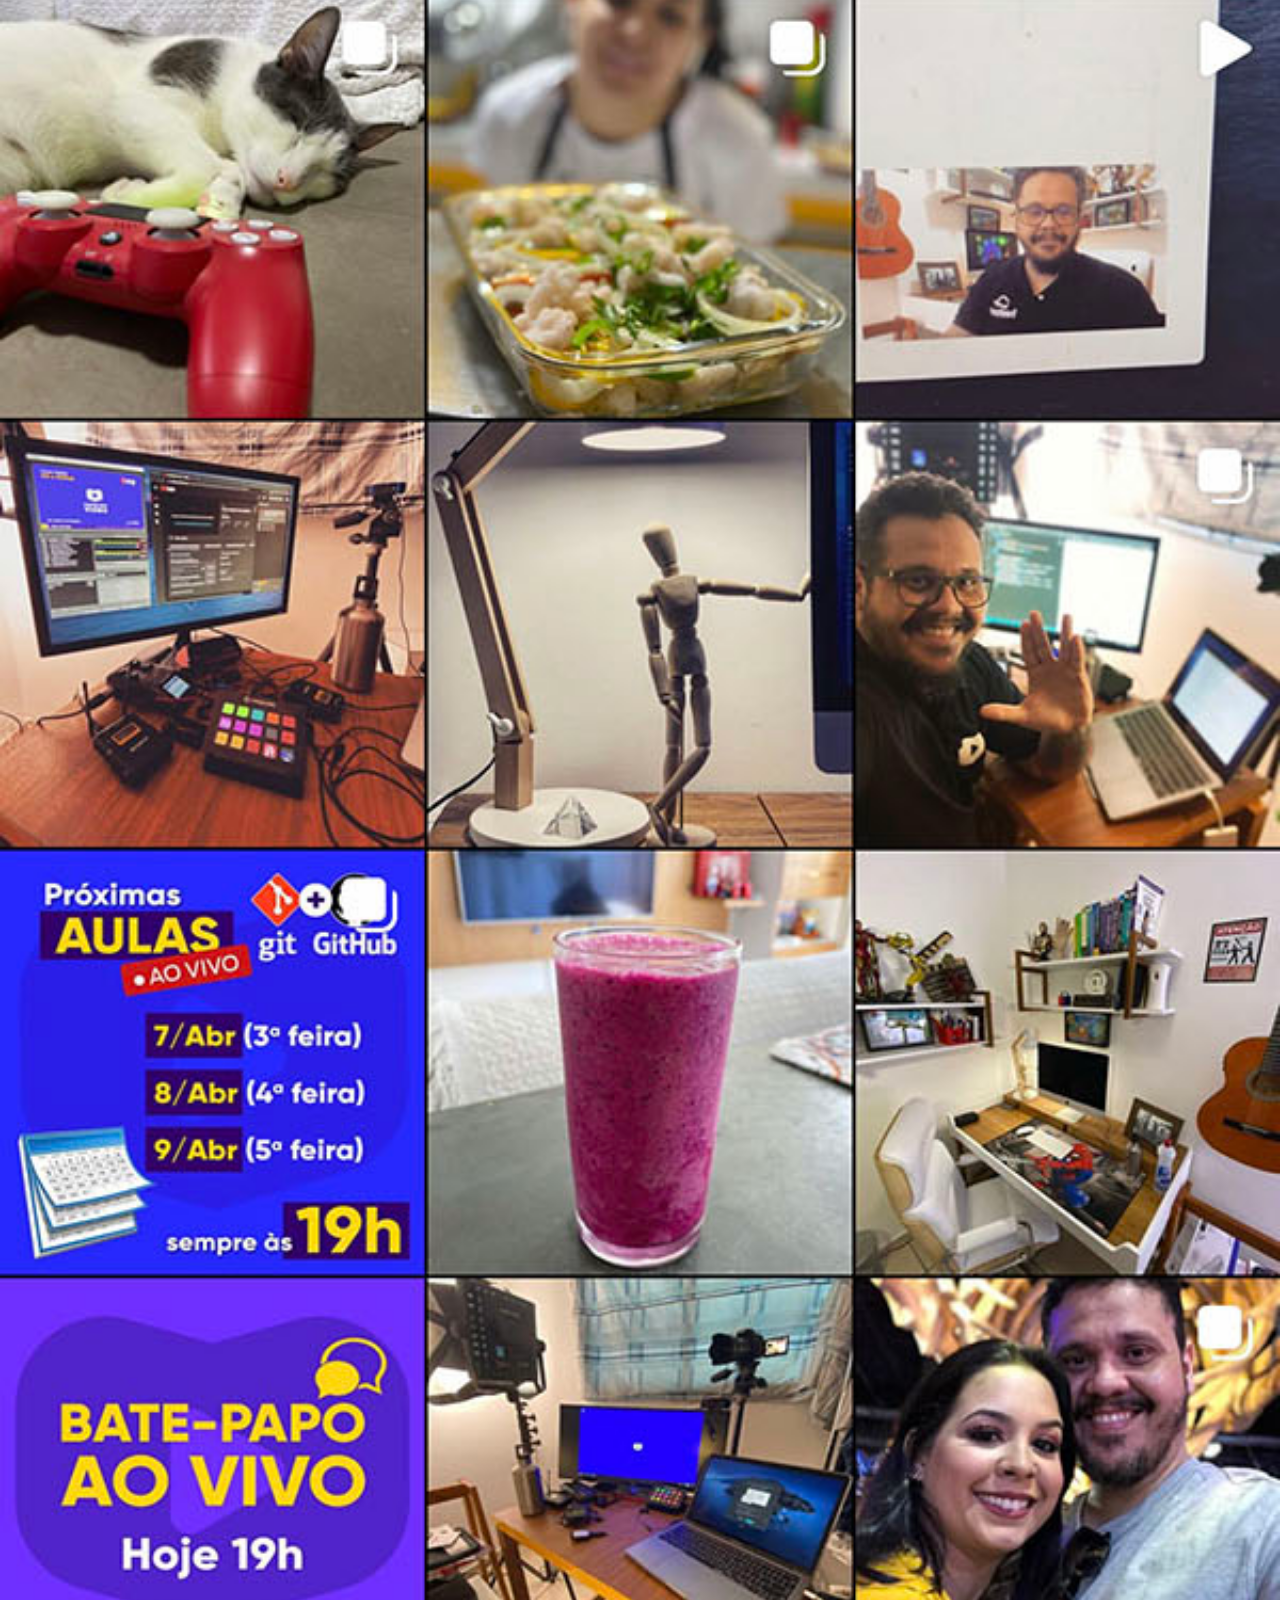
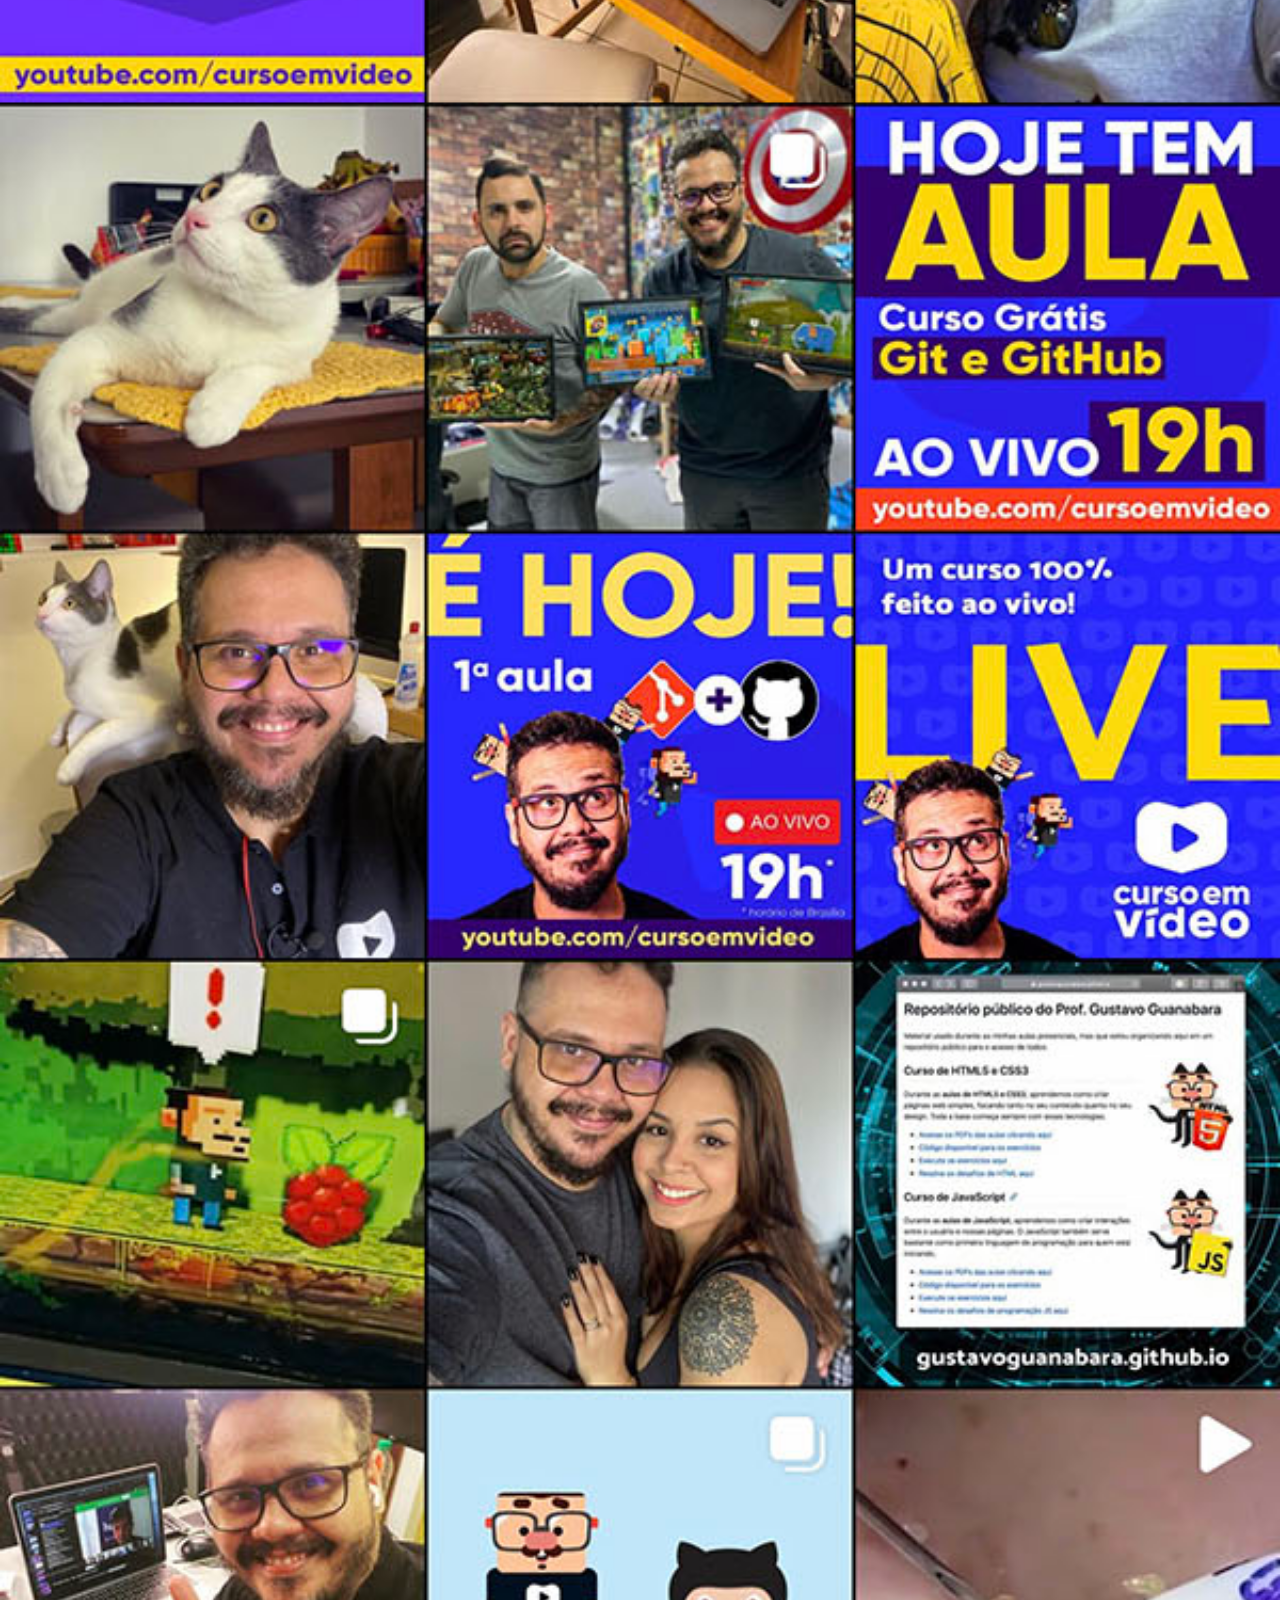
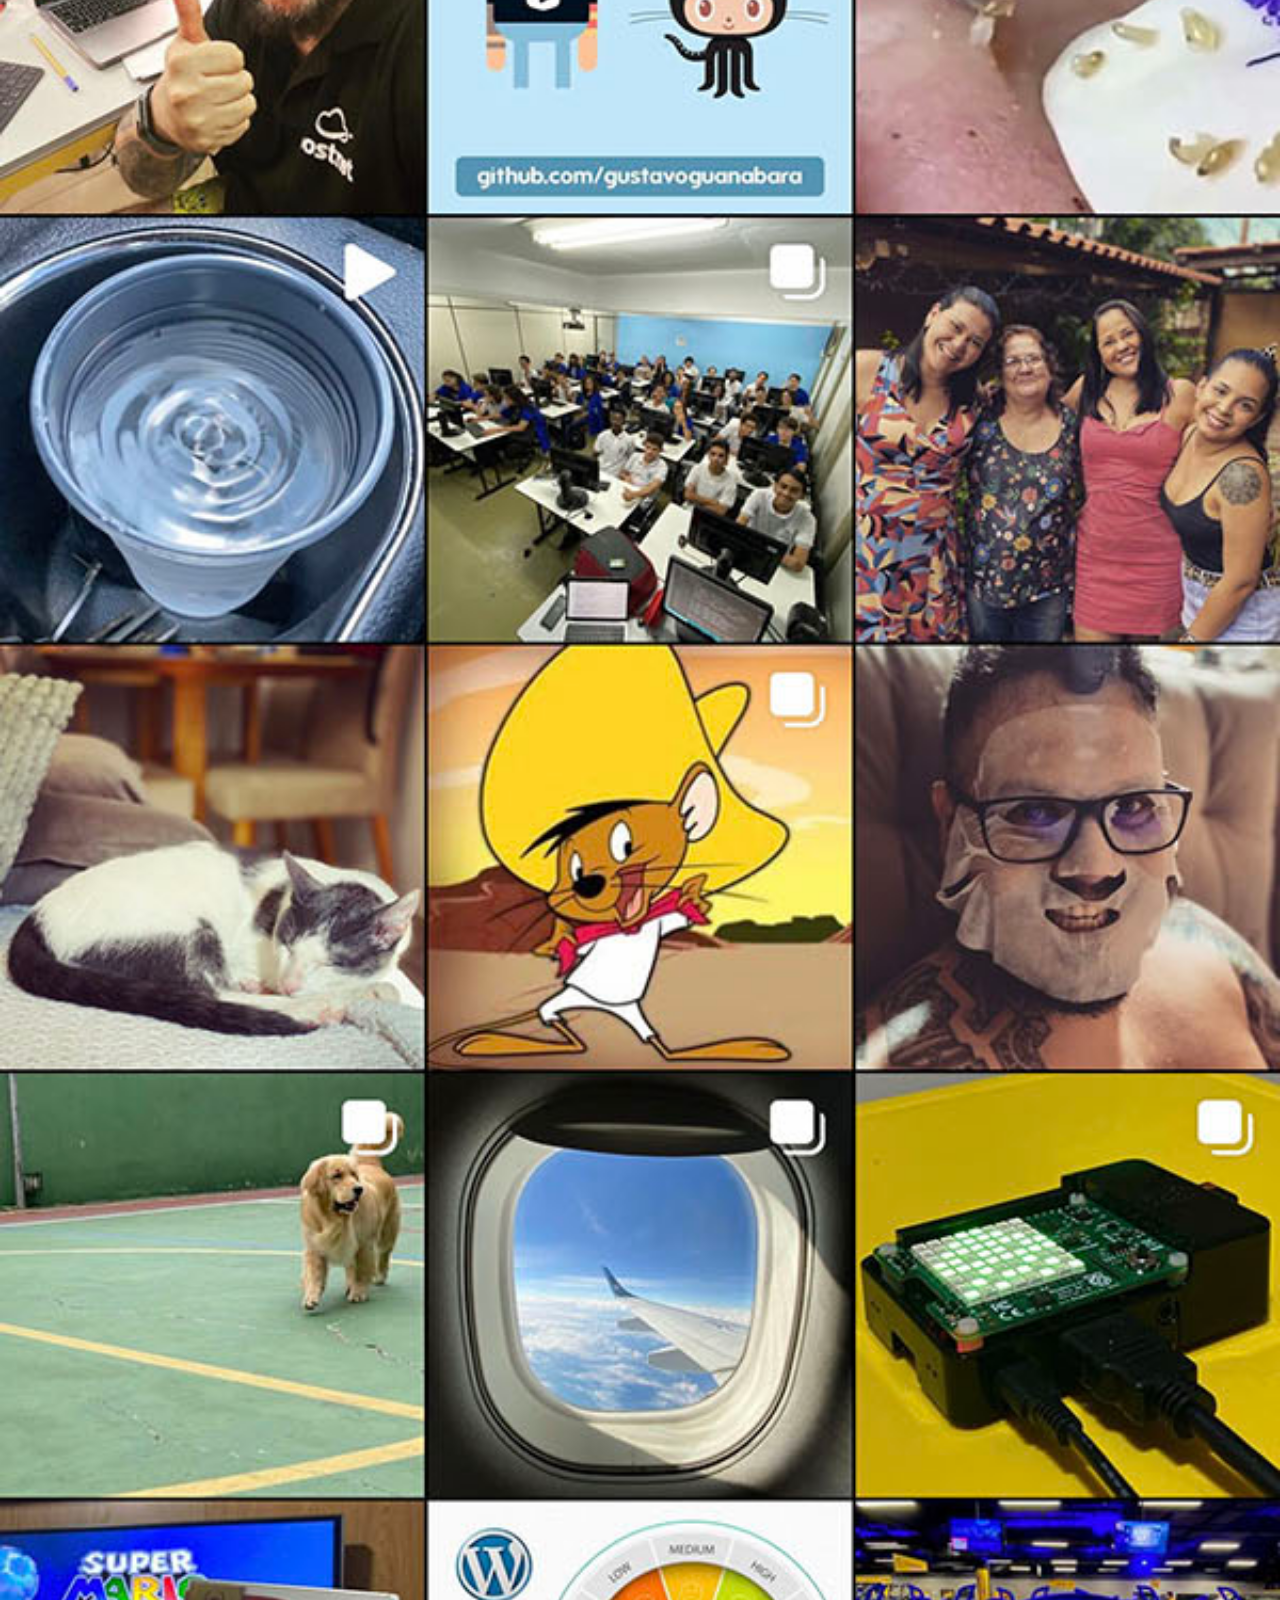
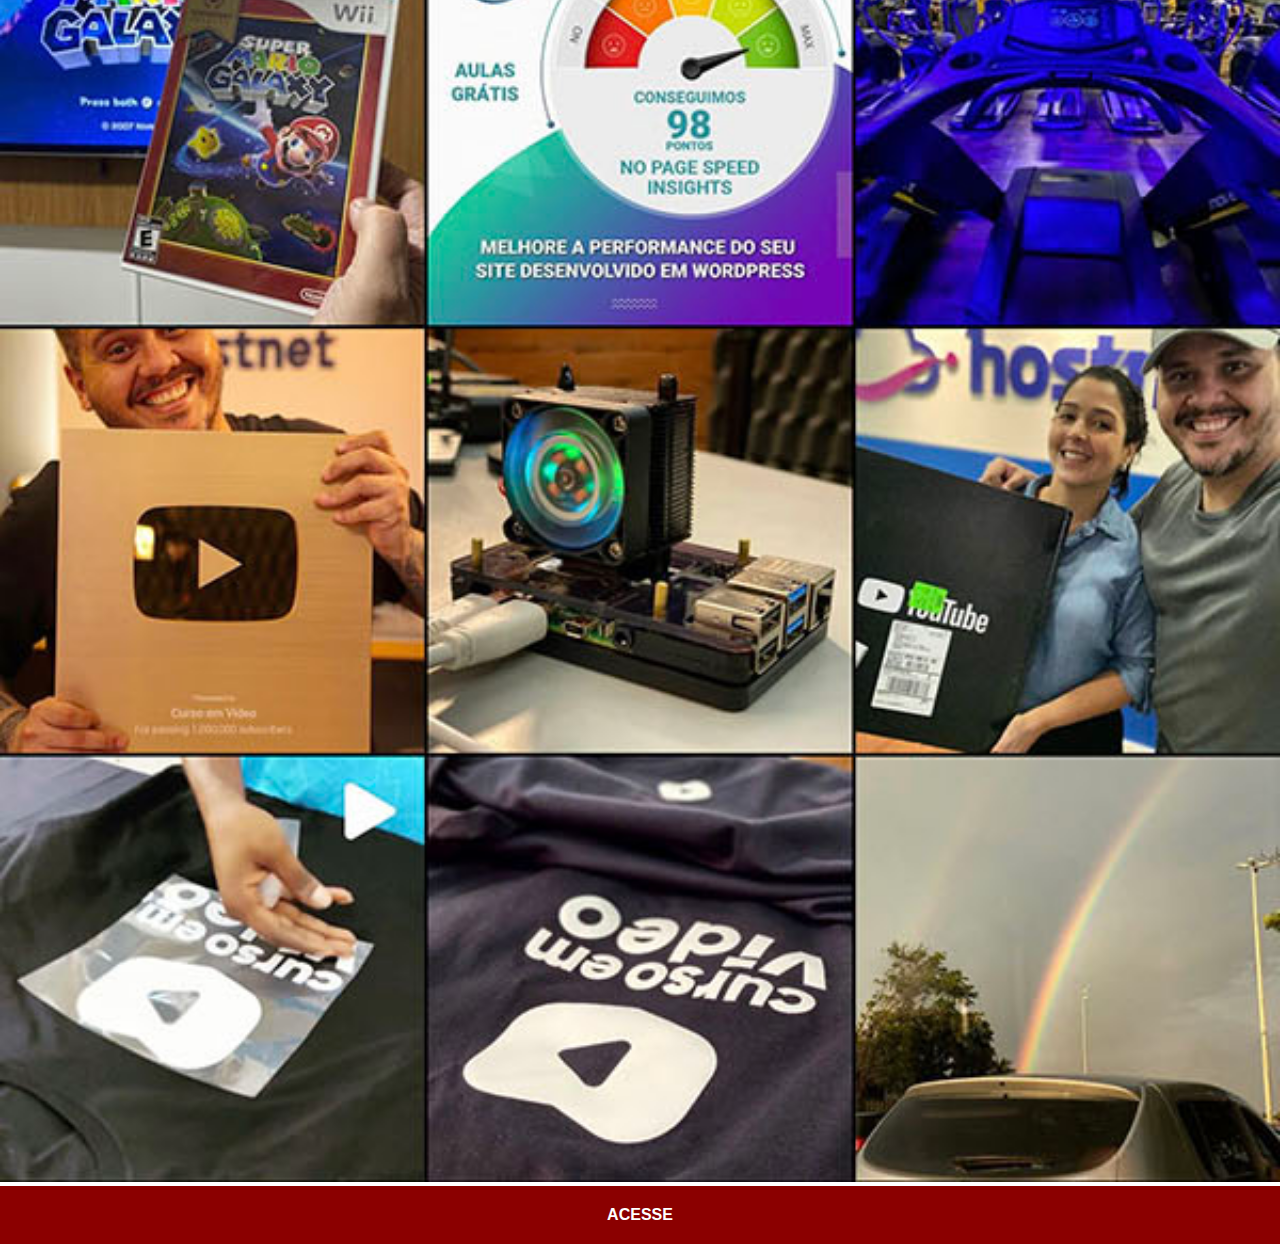
<file: instagram.html>
<!DOCTYPE html>
<html lang="pt-br">
<head>
    <meta charset="UTF-8">
    <meta name="viewport" content="width=device-width, initial-scale=1.0">
    <title>Instagram</title>
    <link rel="stylesheet" href="estilos/social.css">
</head>
<body>
    <img src="imagens/tela-instagram.jpg" alt="Instagram"><a href="#">ACESSE</a>
</body>
</html>
</file>
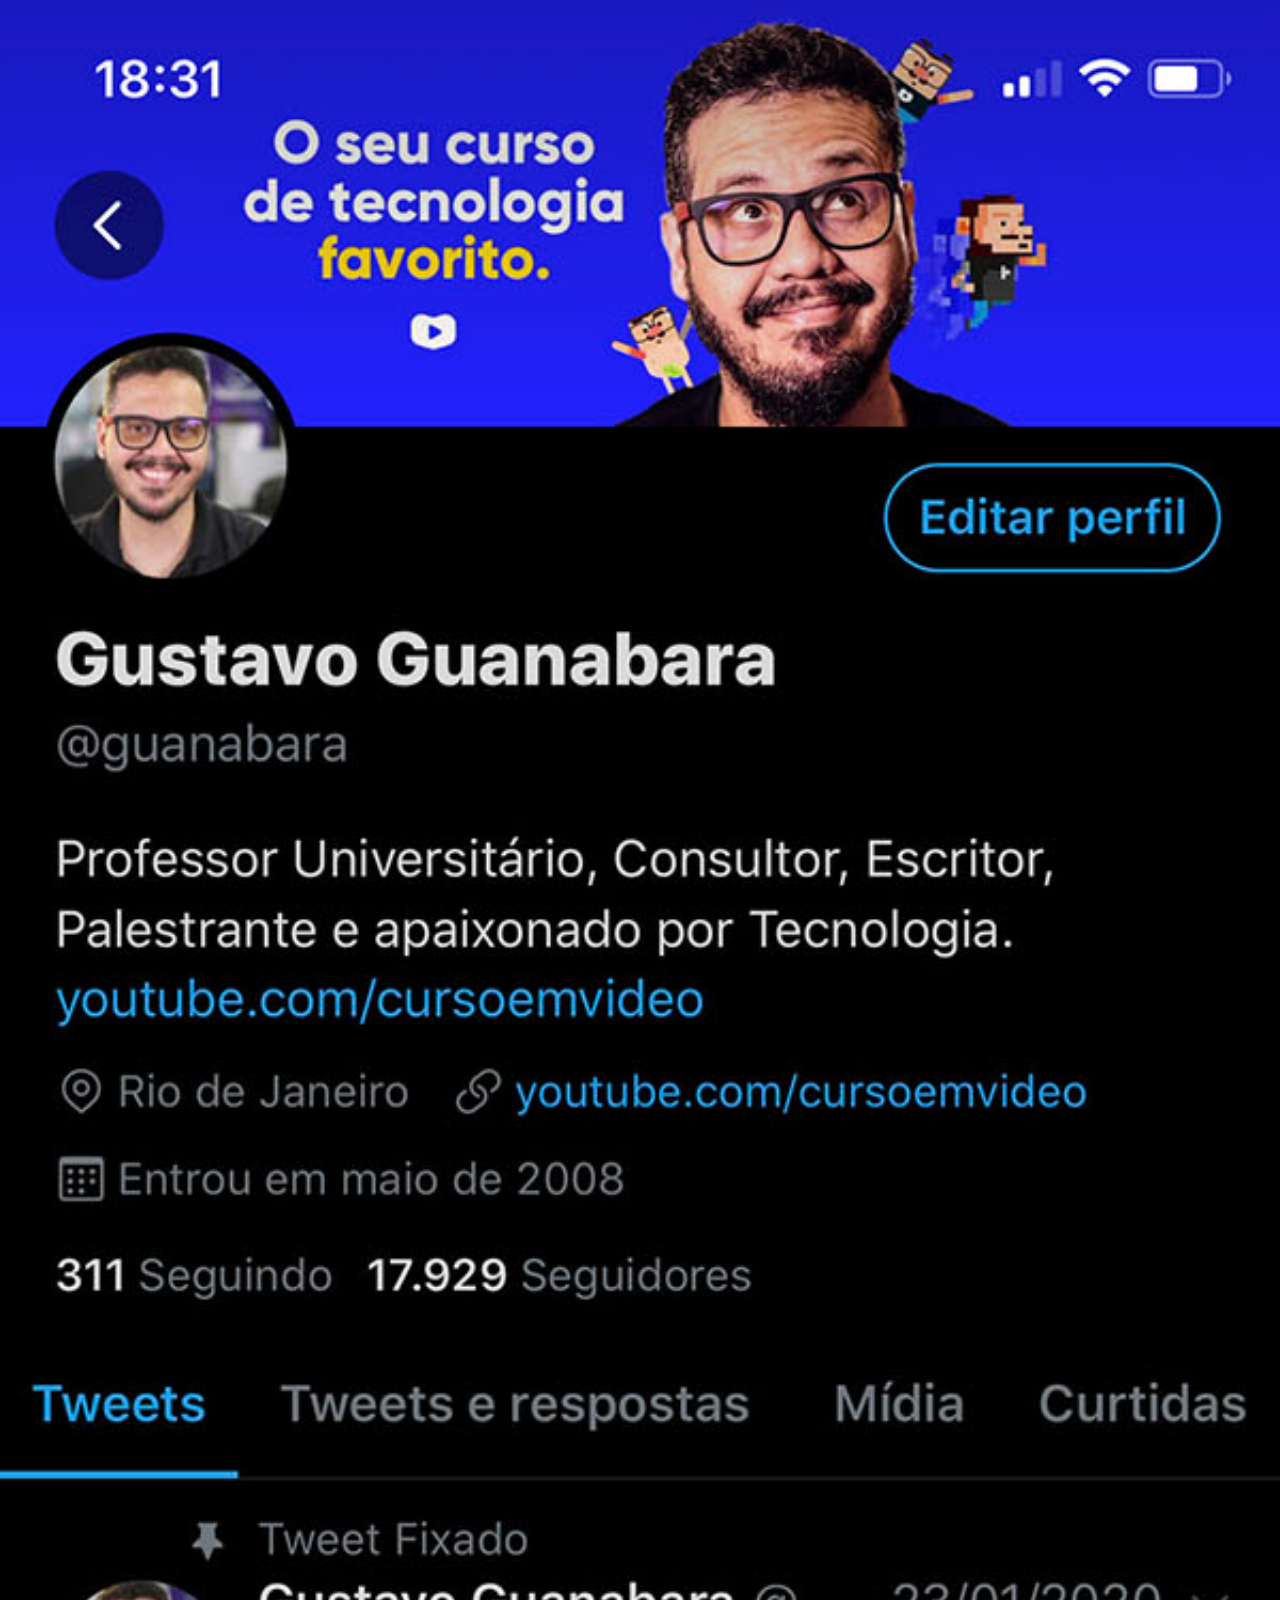
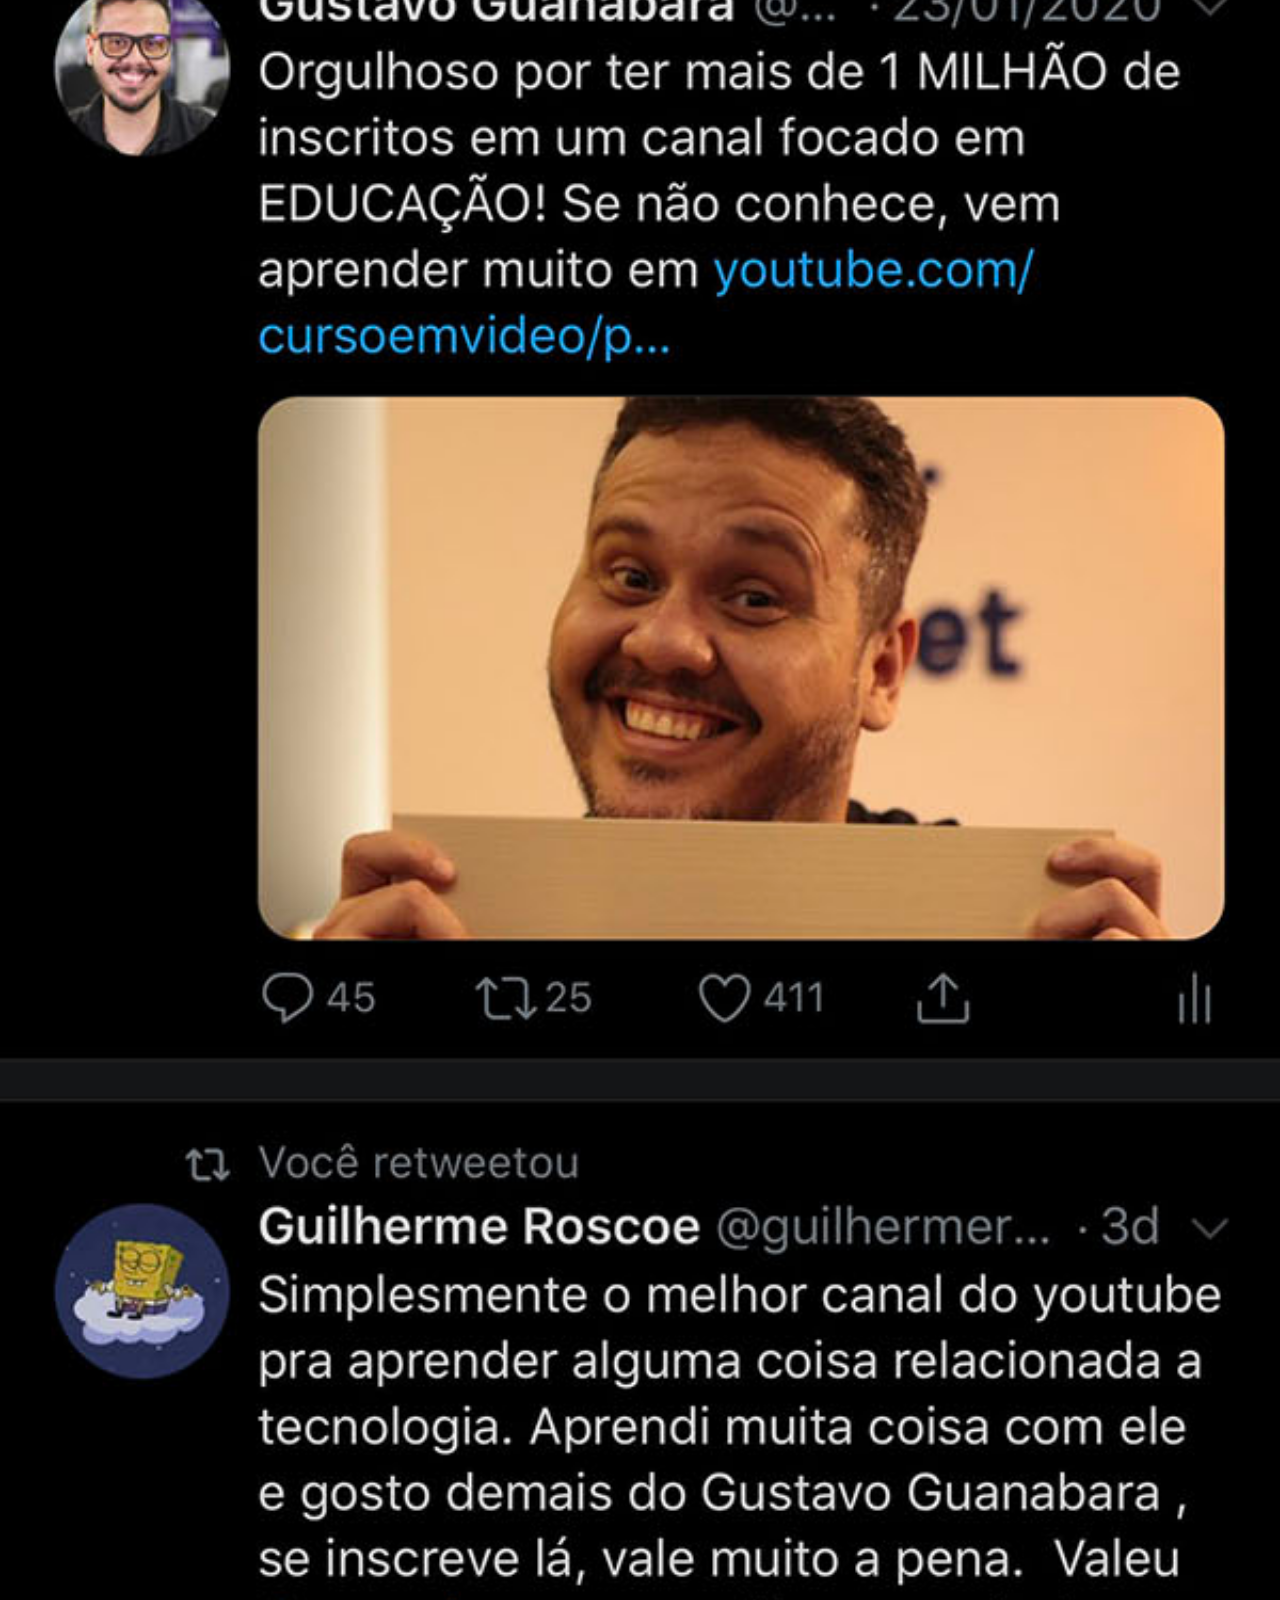
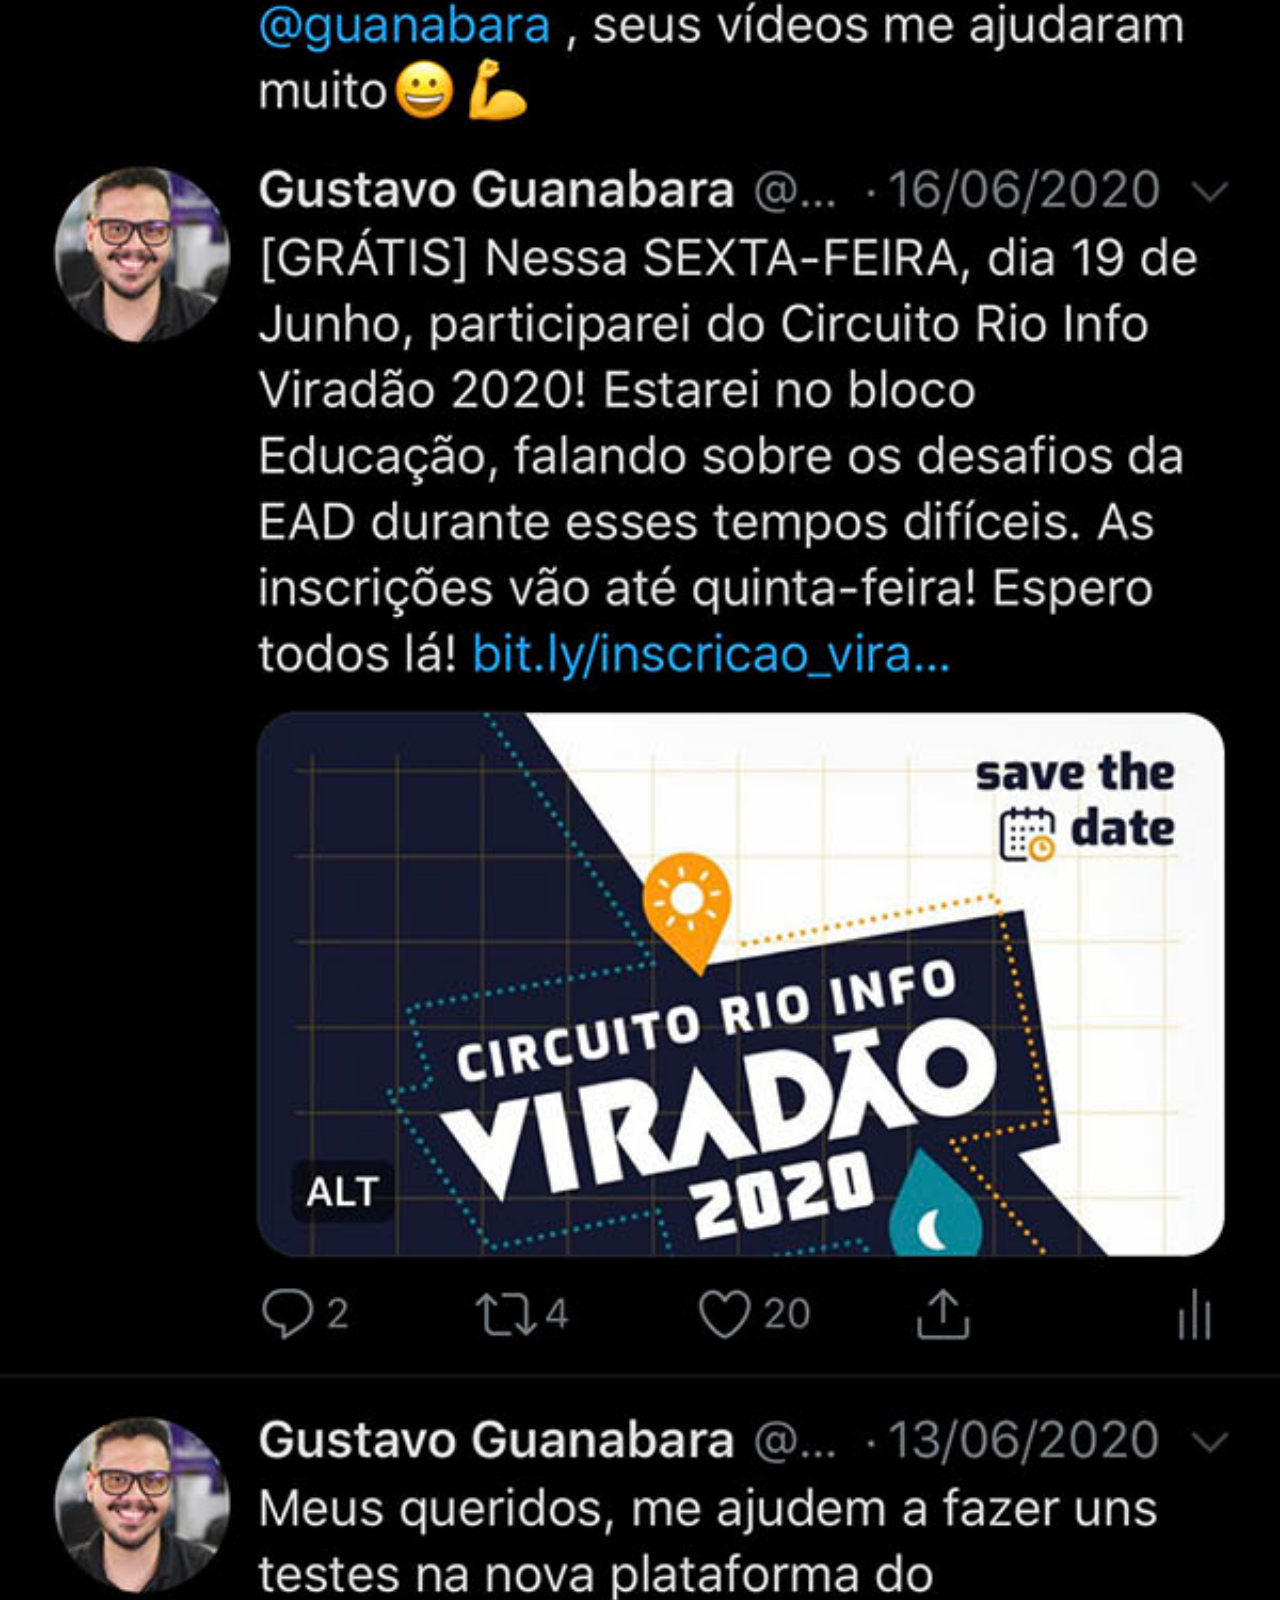
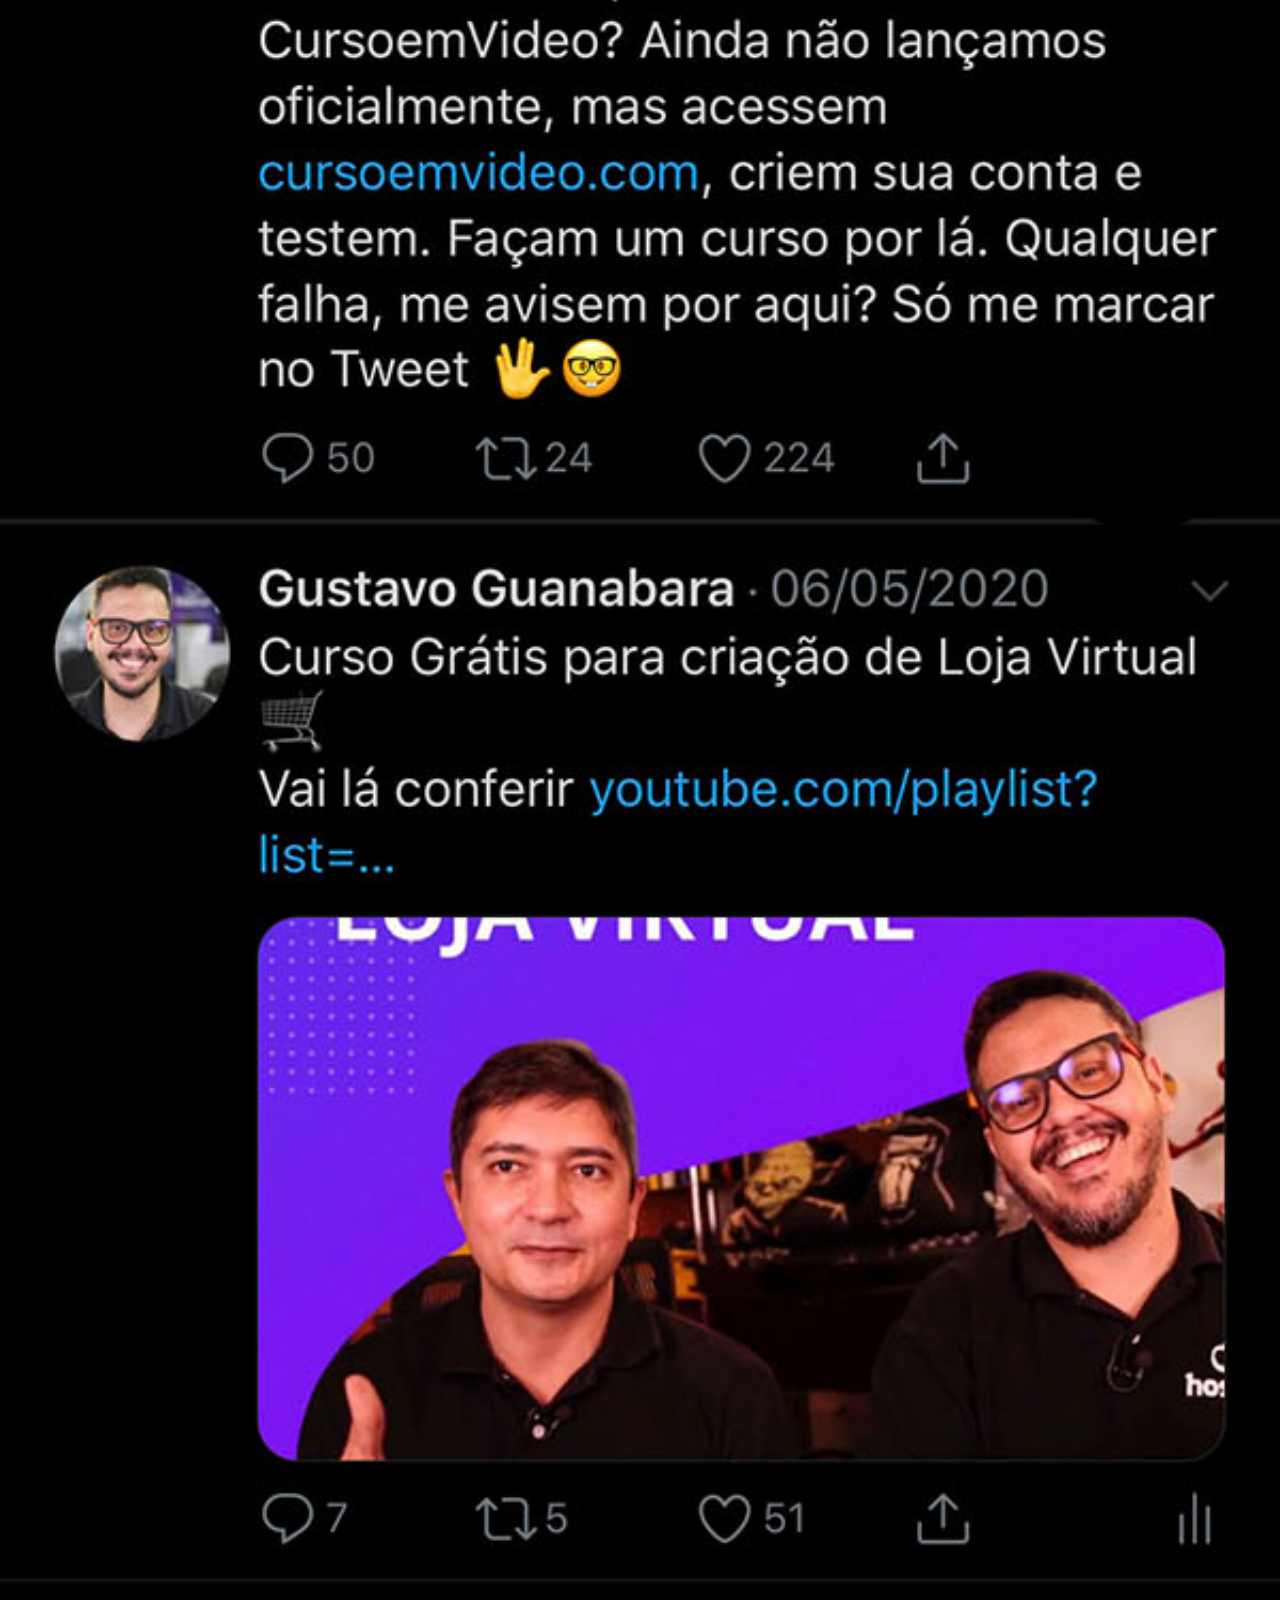
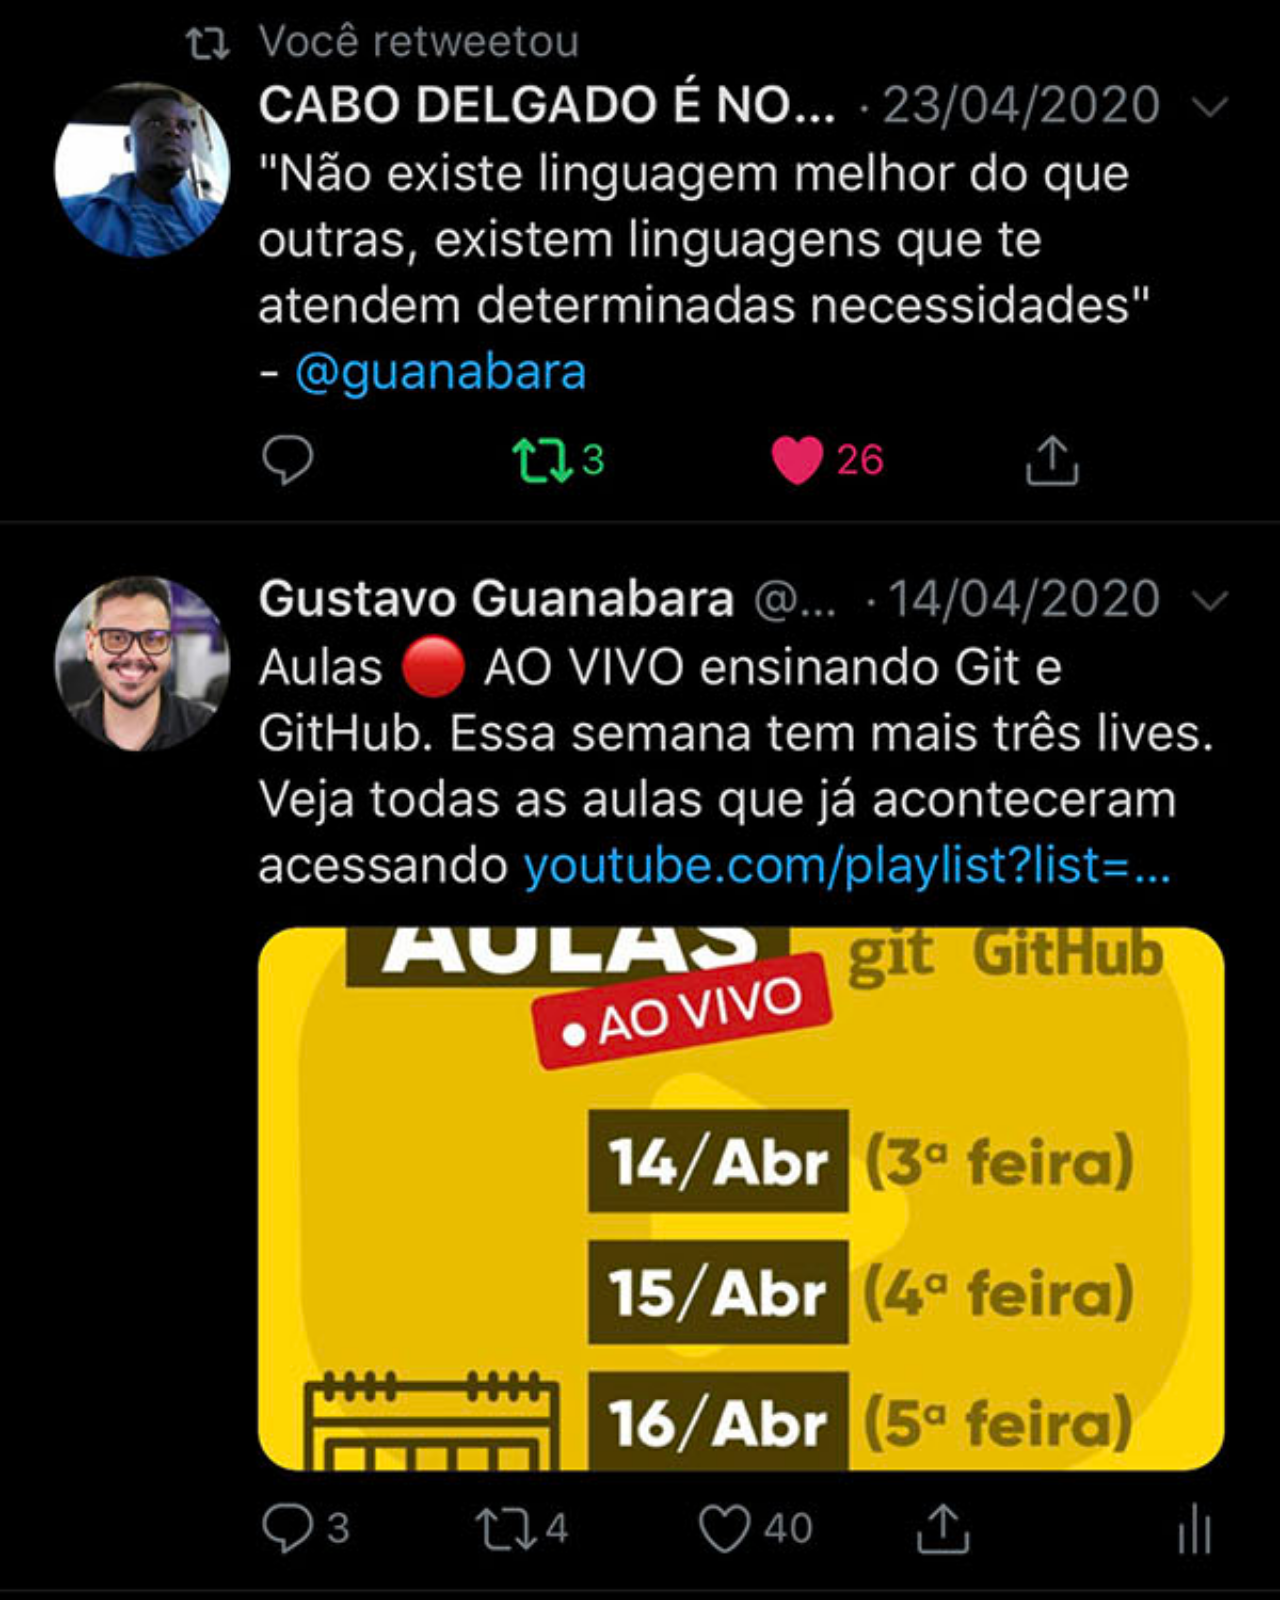
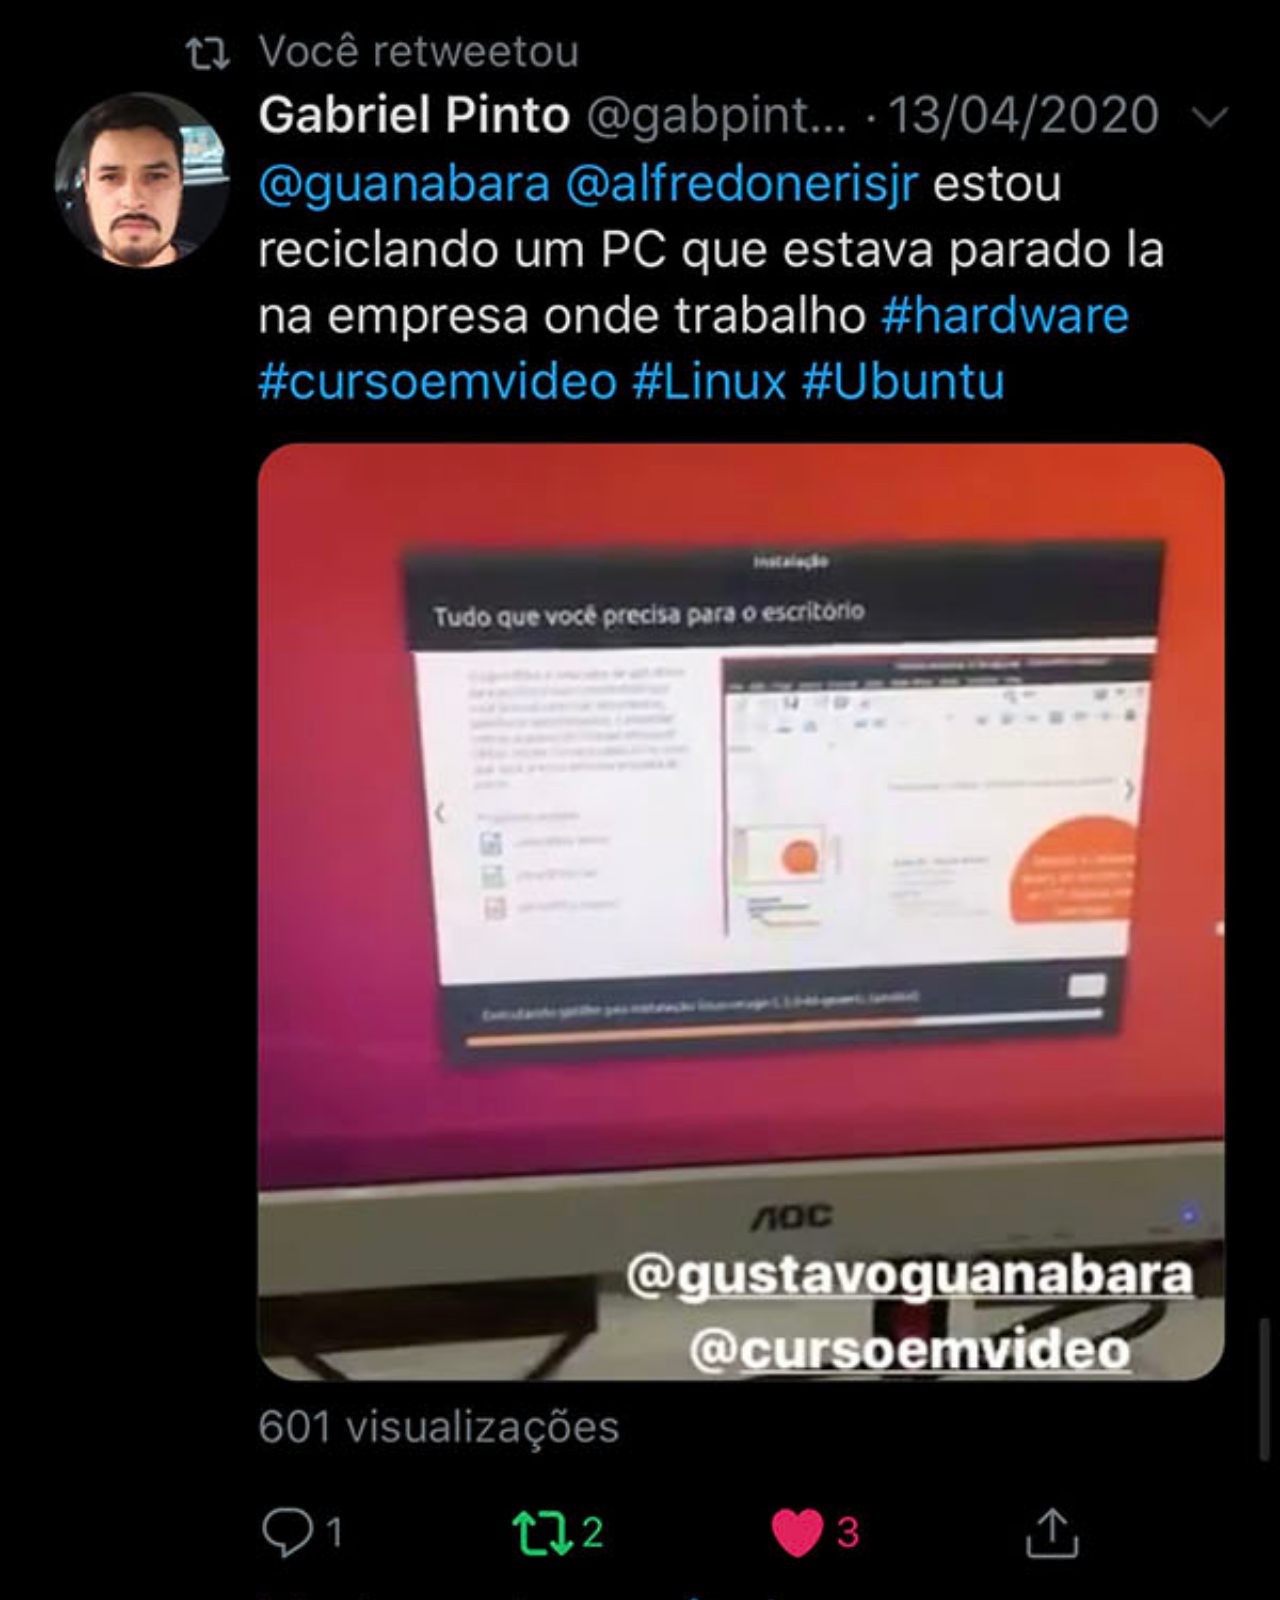
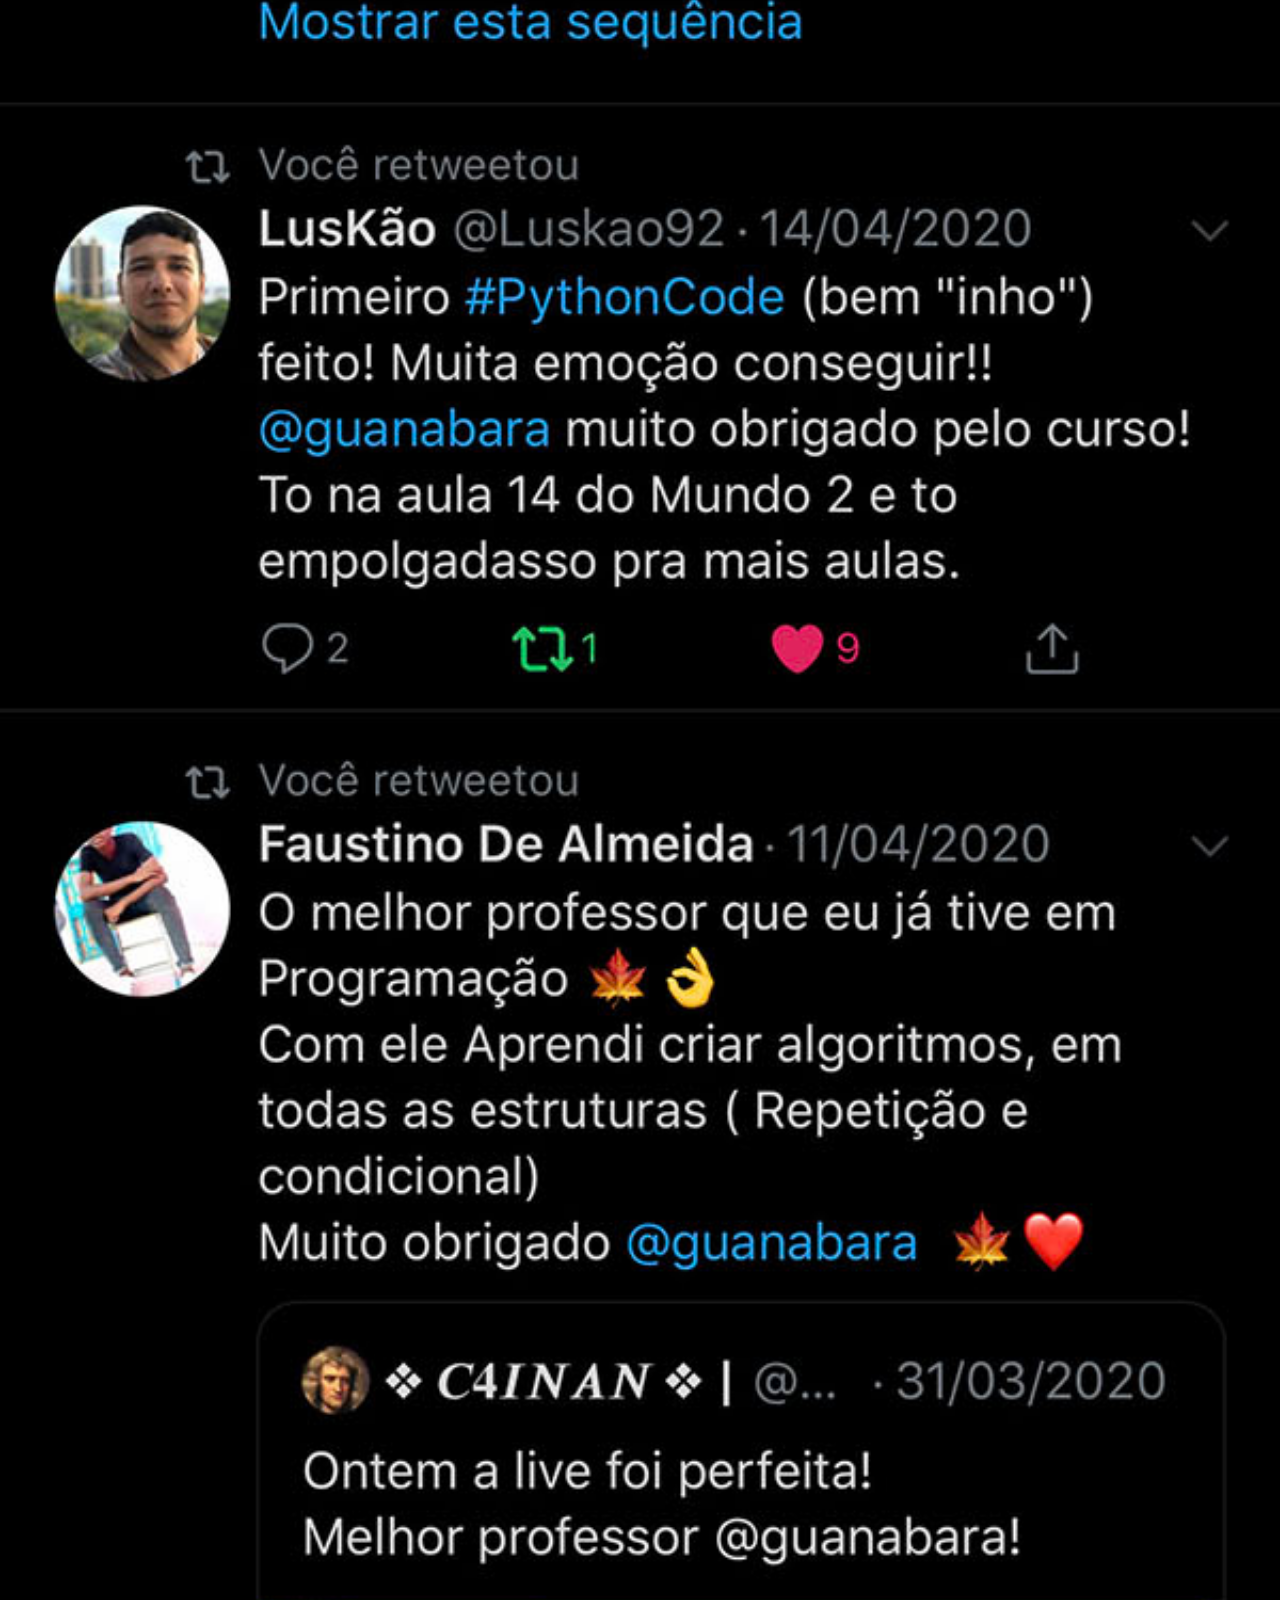
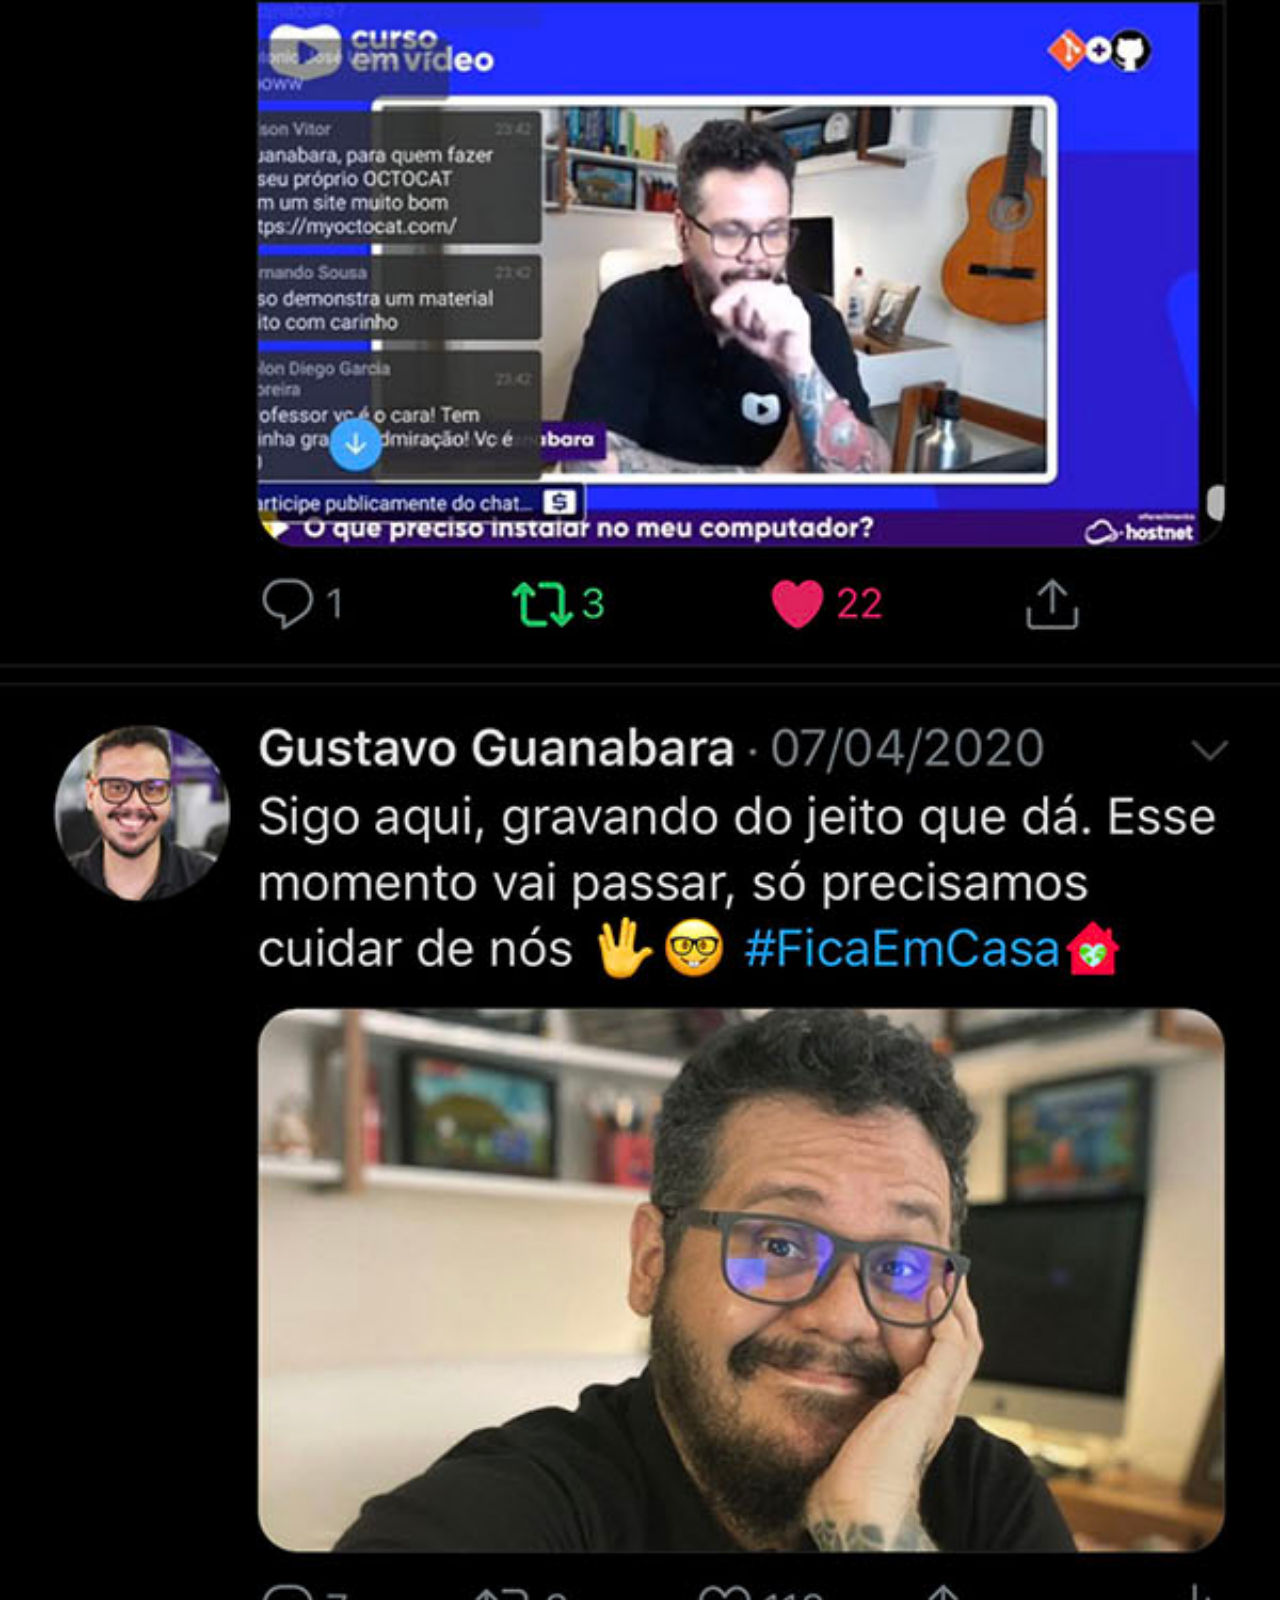
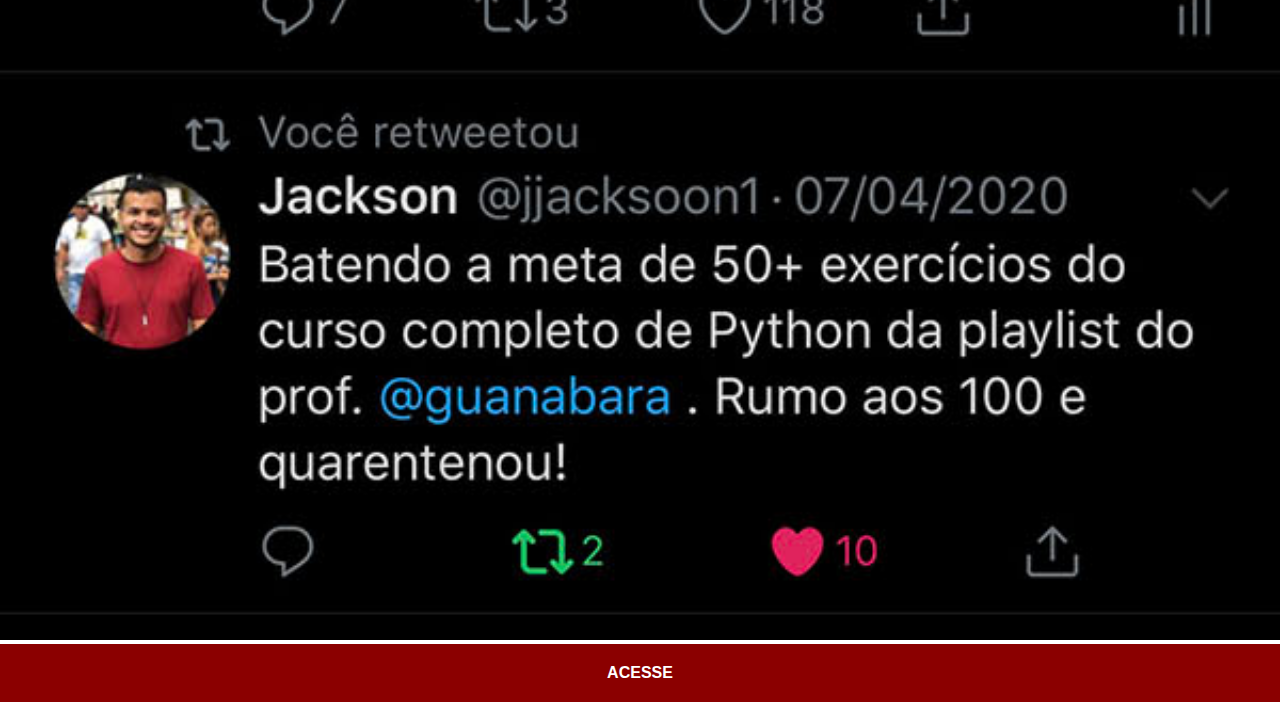
<file: twitter.html>
<!DOCTYPE html>
<html lang="pt-br">
<head>
    <meta charset="UTF-8">
    <meta name="viewport" content="width=device-width, initial-scale=1.0">
    <title>Twitter</title>
    <link rel="stylesheet" href="estilos/social.css">
</head>
<body>
    <img src="imagens/tela-twitter.jpg" alt="Twitter"> <a href="https://twitter.com/guanabara" target="_blank">ACESSE</a>
</body>
</html>
</file>
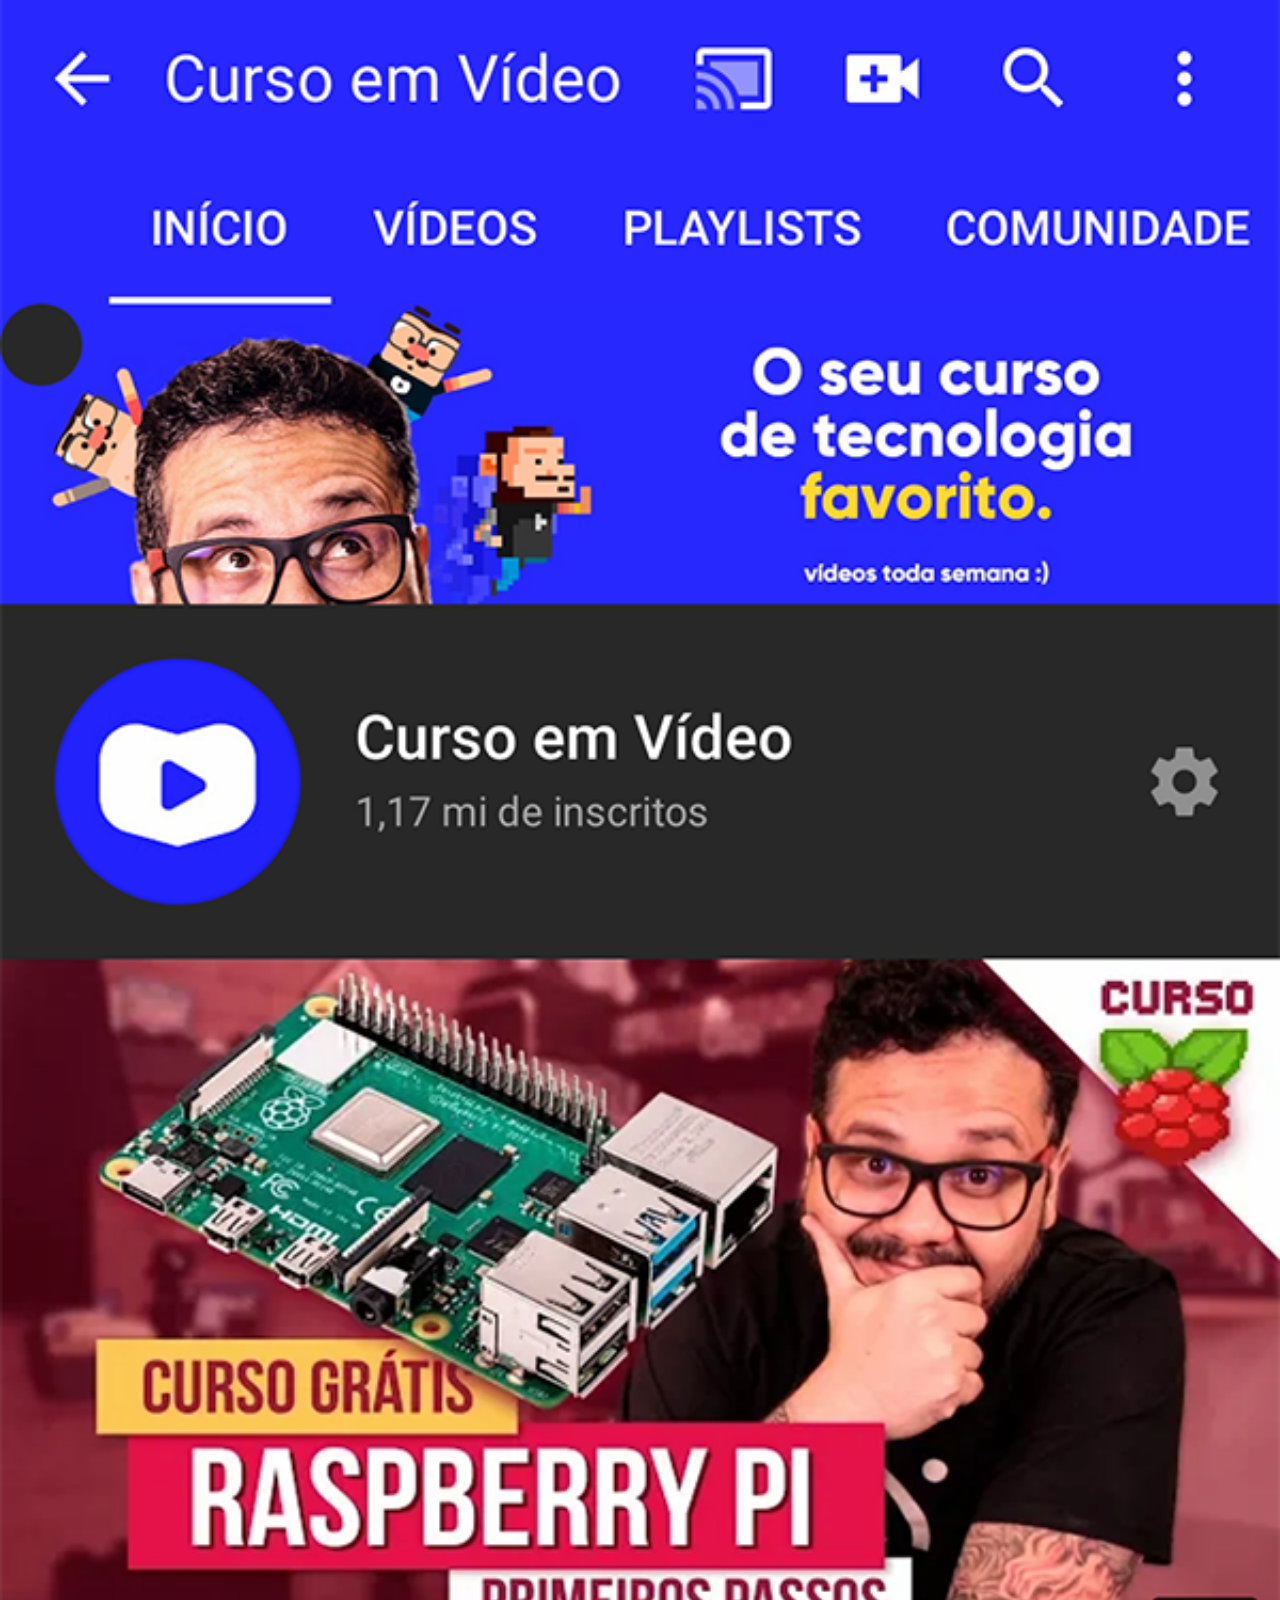
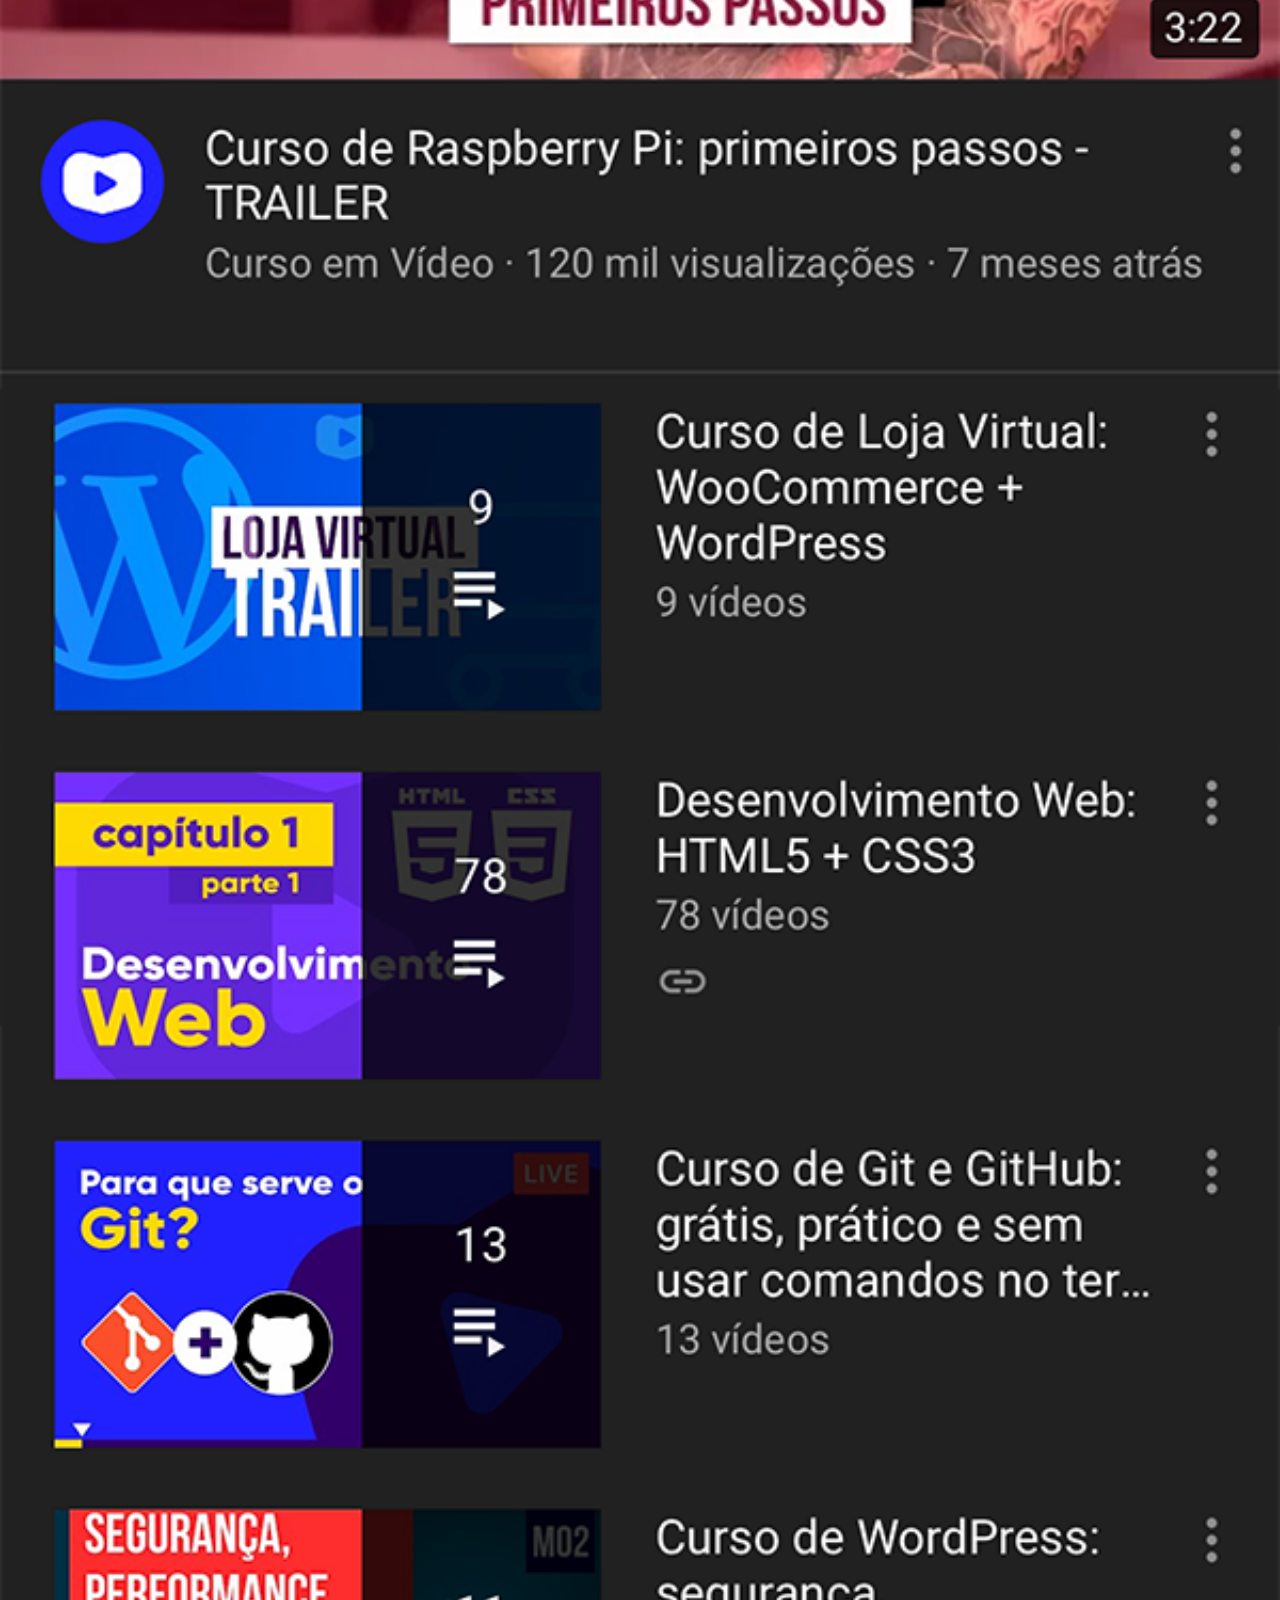
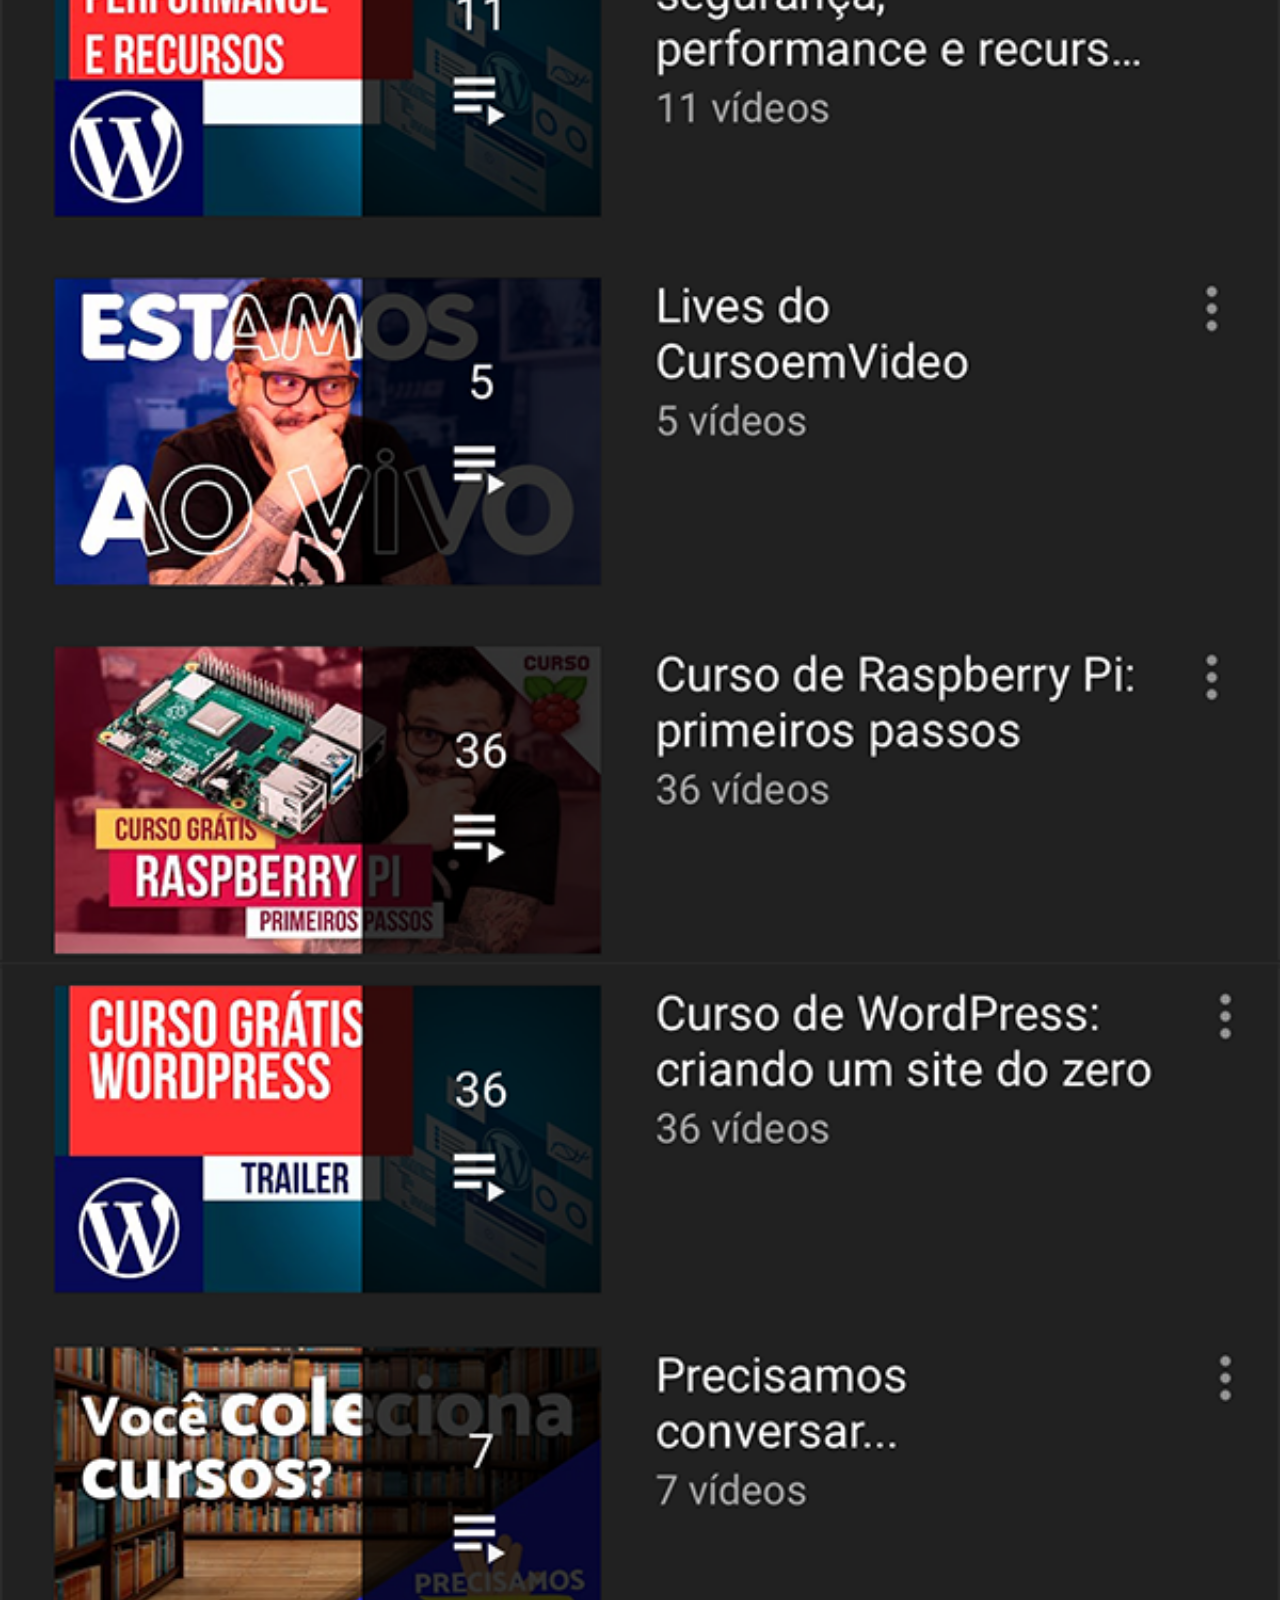
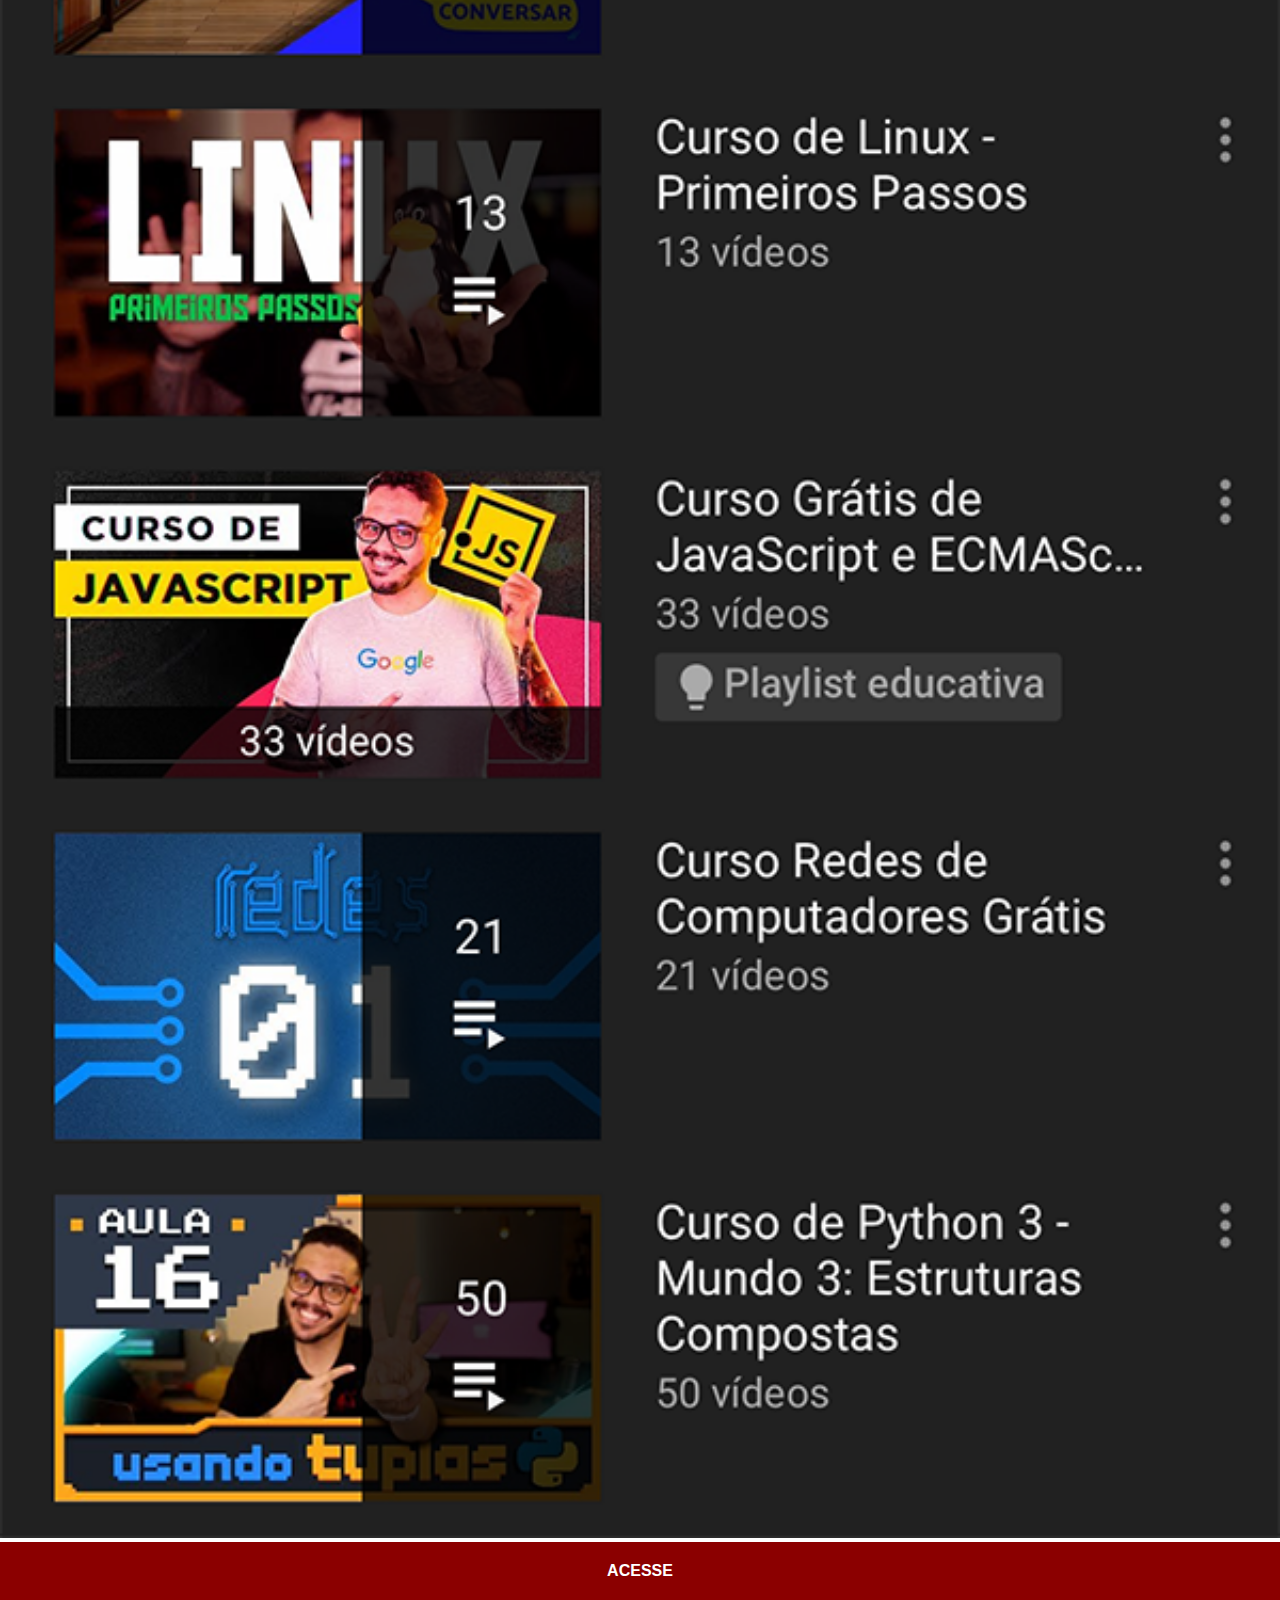
<file: youtube.html>
<!DOCTYPE html>
<html lang="pt-br">
<head>
    <meta charset="UTF-8">
    <meta name="viewport" content="width=device-width, initial-scale=1.0">
    <title>YouTube</title>
    <link rel="stylesheet" href="estilos/social.css">
</head>
<body>
    <img src="imagens/tela-youtube.png" alt="YouTube"> <a href="https://www.youtube.com/@CursoemVideo" target="_blank">ACESSE</a>
</body>
</html>
</file>
<file: estilos/style.css>
@charset "UTF-8";

* {
    margin: 0px;
    padding: 0px;
    font-family: Arial, Helvetica, sans-serif;
}

html, body {
    height: 100vh;
    width: 100vw;
    background-color: black;
}

::-webkit-scrollbar {
    width: 0px;
    height: 0px;
}

body {
    background: url(../imagens/fundo-madeira.jpg) no-repeat top center;
    background-size: cover;
    background-attachment: fixed;
}

main {
    position: relative;
    height: 100vh;
}

section#telefone {
    position: absolute;
    top: 50%;
    left: 50%;
    transform: translate(-50%, -50%);

    height: 627px;
    width: 311px;
    background: url(../imagens/frame-iphone.png) no-repeat;
}

iframe#tela {
    position: relative;
    top: 80px;
    left: 21px;
    width: 269px;
    height: 471px;
}

section#redes-sociais {
    text-align: right;
}

section#redes-sociais img {
    width: 50px;
    margin: 10px;
    border-radius: 50%;
    box-shadow: 2px 2px 5px rgba(0, 0, 0, 0.400);
}

section#redes-sociais img:hover {
    border: 2px solid rgba(255, 255, 255, 0.616);
    transform: translate(-3px, -3px);
    box-shadow: 5px 5px 10px rgba(0, 0, 0, 0.662);
    transition: transform .3s, border 1s;
}
</file>
<file: estilos/social.css>
@charset "UTF-8";

* {
    margin: 0px;
    padding: 0px;
    font-family: Arial, Helvetica, sans-serif;
}

::-webkit-scrollbar {
    width: 0px;
    height: 0px;
}

img {
    width: 100vw;
}

a {
    display: block;
    background-color: darkred;
    color: white;
    padding: 20px;
    text-align: center;
    font-weight: bolder;
    text-decoration: none;
}

a:hover {
    background-color: red;
}
</file>
